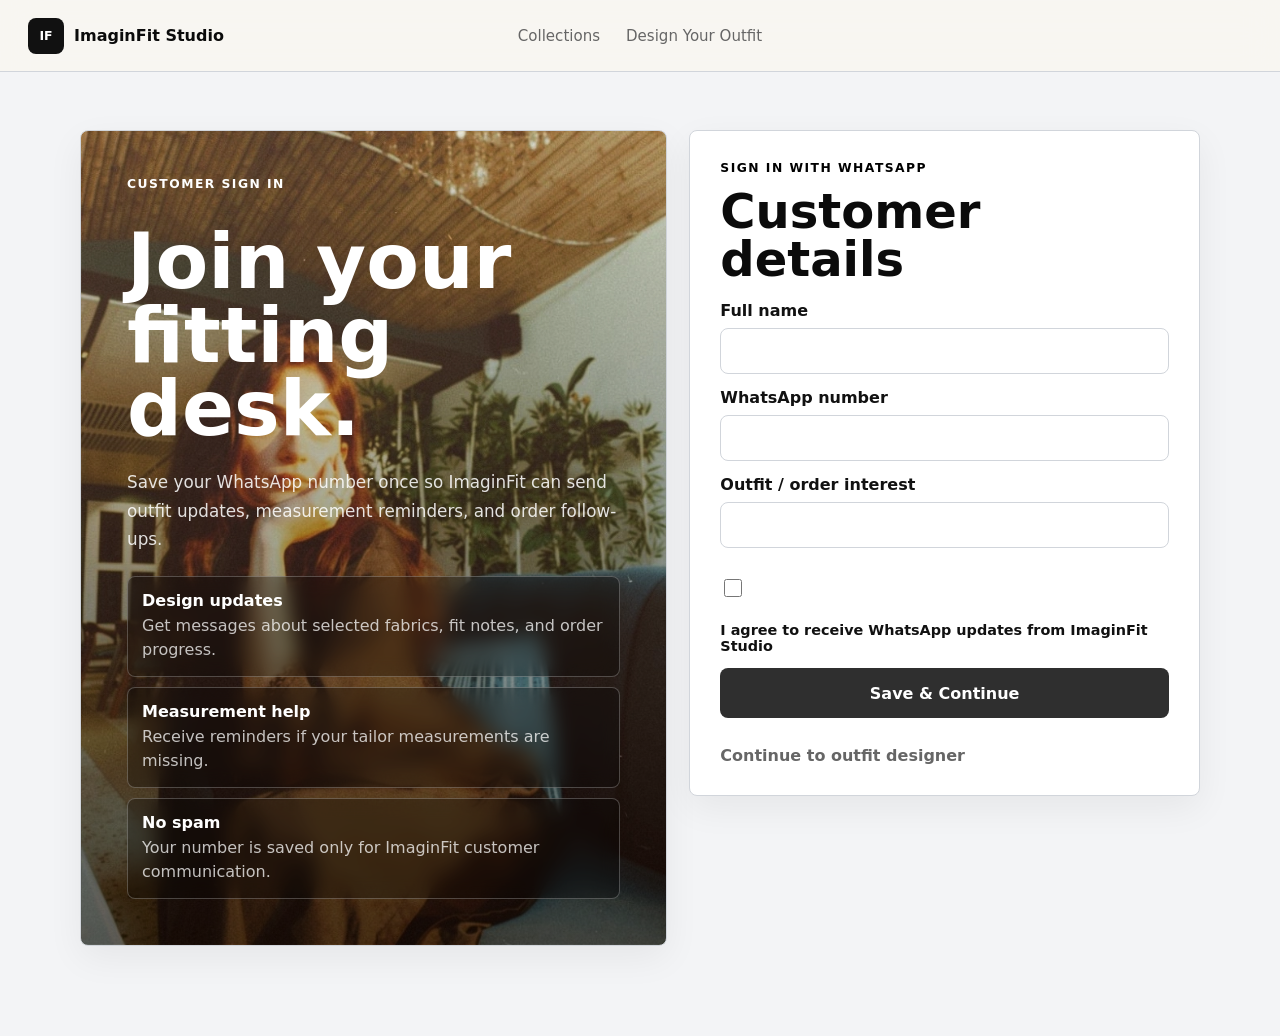
<file: imaginfit-github-upload-2026-06-26-1755/login.html>
<!doctype html>
<html lang="en">
  <head>
    <meta charset="UTF-8" />
    <meta name="viewport" content="width=device-width, initial-scale=1.0" />
    <title>Customer Login | ImaginFit Studio</title>
    <link rel="stylesheet" href="./styles.css" />
  </head>
  <body>
    <header class="site-header">
      <a class="brand" href="./index.html#home" aria-label="Back to ImaginFit Studio">
        <span class="brand-mark">IF</span>
        <span>ImaginFit Studio</span>
      </a>
      <nav class="main-nav" aria-label="Customer navigation">
        <a href="./index.html#gallery">Collections</a>
        <a href="./design.html">Design Your Outfit</a>
      </nav>
    </header>

    <main class="login-main">
      <section class="signin-shell">
        <div class="signin-copy">
          <p class="eyebrow">Customer sign in</p>
          <h1>Join your fitting desk.</h1>
          <p>
            Save your WhatsApp number once so ImaginFit can send outfit updates, measurement
            reminders, and order follow-ups.
          </p>
          <div class="signin-points">
            <article>
              <strong>Design updates</strong>
              <span>Get messages about selected fabrics, fit notes, and order progress.</span>
            </article>
            <article>
              <strong>Measurement help</strong>
              <span>Receive reminders if your tailor measurements are missing.</span>
            </article>
            <article>
              <strong>No spam</strong>
              <span>Your number is saved only for ImaginFit customer communication.</span>
            </article>
          </div>
        </div>

        <form class="signin-card" data-login-form>
          <div class="signin-card-heading">
            <p class="eyebrow">Sign in with WhatsApp</p>
            <h2>Customer details</h2>
          </div>
          <label>
            Full name
            <input name="name" type="text" autocomplete="name" required />
          </label>
          <label>
            WhatsApp number
            <input name="phone" type="tel" inputmode="tel" autocomplete="tel" required />
          </label>
          <label>
            Outfit / order interest
            <input name="business" type="text" />
          </label>
          <label class="consent-check">
            <input name="consent" type="checkbox" required />
            I agree to receive WhatsApp updates from ImaginFit Studio
          </label>
          <button class="checkout-button" type="submit">Save & Continue</button>
          <p class="operator-status" data-login-status></p>
          <a class="signin-return" href="./index.html#studio">Continue to outfit designer</a>
        </form>
      </section>
    </main>

    <script src="./login.js"></script>
  </body>
</html>
</file>
<file: imaginfit-github-upload-2026-06-26-1755/styles.css>
:root {
  --ink: #0b0b0b;
  --muted: #666666;
  --paper: #f3f4f6;
  --panel: #ffffff;
  --line: #d1d5db;
  --navy: #111111;
  --orange: #2f2f2f;
  --orange-dark: #000000;
  --gold: #b98b45;
  --gold-soft: #ead7ad;
  --charcoal: #090909;
  --sage: #4b5563;
  --sky: #e5e7eb;
  --shadow: 0 22px 60px rgba(0, 0, 0, 0.16);
  --needle-cursor: url("data:image/svg+xml,%3Csvg xmlns='http://www.w3.org/2000/svg' width='36' height='36' viewBox='0 0 36 36'%3E%3Cdefs%3E%3ClinearGradient id='metal' x1='7' y1='29' x2='29' y2='7' gradientUnits='userSpaceOnUse'%3E%3Cstop stop-color='%23666'/%3E%3Cstop offset='.34' stop-color='%23f9f9f9'/%3E%3Cstop offset='.62' stop-color='%239a9a9a'/%3E%3Cstop offset='1' stop-color='%23151515'/%3E%3C/linearGradient%3E%3C/defs%3E%3Cpath d='M28.7 4.2c1.2 1.2-1.4 5-4.2 7.8L8.1 28.4 5.5 30.1l1.7-2.6L23.6 11.1c2.8-2.8 3.9-8.1 5.1-6.9Z' fill='url(%23metal)' stroke='%23101010' stroke-width='.75' stroke-linejoin='round'/%3E%3Cellipse cx='27.8' cy='5.2' rx='1.75' ry='.82' transform='rotate(-45 27.8 5.2)' fill='none' stroke='%23f7f7f7' stroke-width='.8'/%3E%3Cpath d='M5.2 30.3 2.9 33l3.2-1.2' fill='none' stroke='%23101010' stroke-width='.8' stroke-linecap='round' stroke-linejoin='round'/%3E%3Cpath d='M29.4 5.7c2.8 1.2 4 3 3.5 5.1-.5 2.4-3.1 2.7-4.6 1.4-1.3-1.1-1.4-2.9.2-4.2' fill='none' stroke='%23b0202a' stroke-width='1.25' stroke-linecap='round'/%3E%3Cpath d='M9 27.5 25.2 11.3' stroke='%23fff' stroke-width='.72' stroke-linecap='round' opacity='.75'/%3E%3C/svg%3E") 5 31, auto;
}

* {
  box-sizing: border-box;
}

html {
  cursor: var(--needle-cursor);
  scroll-behavior: smooth;
  scroll-padding-top: 96px;
}

body {
  margin: 0;
  background: var(--paper);
  color: var(--ink);
  cursor: var(--needle-cursor);
  font-family:
    Inter, ui-sans-serif, system-ui, -apple-system, BlinkMacSystemFont, "Segoe UI", sans-serif;
}

button,
a {
  font: inherit;
}

button {
  cursor: pointer;
}

input,
textarea {
  cursor: text;
}

select,
label,
summary {
  cursor: pointer;
}

a {
  color: inherit;
  text-decoration: none;
}

img {
  display: block;
  max-width: 100%;
}

[hidden] {
  display: none !important;
}

.site-header {
  position: sticky;
  top: 0;
  z-index: 10;
  display: grid;
  grid-template-columns: 1fr auto 1fr;
  align-items: center;
  gap: 24px;
  min-height: 72px;
  padding: 0 28px;
  background: rgba(249, 247, 241, 0.9);
  border-bottom: 1px solid var(--line);
  backdrop-filter: blur(18px);
}

.floating-assistant {
  position: fixed;
  right: 18px;
  bottom: 18px;
  z-index: 18;
  display: inline-flex;
  min-height: 48px;
  align-items: center;
  justify-content: center;
  padding: 0 16px;
  gap: 8px;
  border: 1px solid rgba(234, 215, 173, 0.72);
  border-radius: 999px;
  background: linear-gradient(135deg, #050505, #26201a);
  color: #ffffff;
  box-shadow: 0 16px 34px rgba(0, 0, 0, 0.24), 0 0 0 4px rgba(185, 139, 69, 0.08);
  font-weight: 950;
}

.floating-assistant::before {
  content: "";
  width: 8px;
  height: 8px;
  border-radius: 999px;
  background: var(--gold-soft);
  box-shadow: 0 0 0 4px rgba(234, 215, 173, 0.18);
}

.floating-assistant:hover,
.floating-assistant:focus-visible {
  background: linear-gradient(135deg, #19110b, #40301b);
  color: #ffffff;
}

.mobile-order-bar {
  display: none;
}

.site-intro {
  position: fixed;
  inset: 0;
  z-index: 40;
  display: grid;
  place-items: center;
  overflow: hidden;
  background:
    radial-gradient(circle at 50% 34%, rgba(185, 139, 69, 0.18), transparent 34%),
    linear-gradient(135deg, #020202, #17110b 48%, #030303);
  color: #ffffff;
  cursor: pointer;
  opacity: 1;
  visibility: visible;
  transition:
    opacity 360ms ease,
    visibility 360ms ease;
}

.site-intro.is-hidden {
  opacity: 0;
  visibility: hidden;
  pointer-events: none;
}

.site-intro video {
  position: absolute;
  inset: 0;
  z-index: 1;
  width: 100%;
  height: 100%;
  object-fit: cover;
}

.brand {
  display: inline-flex;
  align-items: center;
  gap: 10px;
  font-weight: 850;
}

.brand-mark {
  display: grid;
  width: 36px;
  height: 36px;
  place-items: center;
  border-radius: 8px;
  background: var(--navy);
  color: #fff;
  font-size: 0.78rem;
}

.main-nav {
  display: flex;
  gap: 26px;
  color: var(--muted);
  font-size: 0.94rem;
}

.main-nav a:hover,
.main-nav a:focus-visible {
  color: var(--navy);
}

.icon-button {
  display: inline-grid;
  min-width: 44px;
  height: 44px;
  place-items: center;
  border: 1px solid var(--line);
  border-radius: 8px;
  background: var(--panel);
  color: var(--ink);
}

.cart-trigger {
  justify-self: end;
  position: relative;
}

.cart-icon {
  position: relative;
  width: 18px;
  height: 15px;
  border: 2px solid currentColor;
  border-top: 0;
}

.cart-icon::before {
  content: "";
  position: absolute;
  top: -8px;
  left: 3px;
  width: 8px;
  height: 8px;
  border: 2px solid currentColor;
  border-bottom: 0;
  border-radius: 8px 8px 0 0;
}

.cart-count {
  position: absolute;
  top: -7px;
  right: -7px;
  display: grid;
  min-width: 22px;
  height: 22px;
  place-items: center;
  padding: 0 6px;
  border-radius: 999px;
  background: var(--orange);
  color: #fff;
  font-size: 0.75rem;
  font-weight: 850;
}

.hero {
  position: relative;
  min-height: calc(100vh - 72px);
  display: grid;
  align-items: end;
  overflow: hidden;
  background: var(--navy);
}

.hero::after {
  content: "";
  position: absolute;
  inset: 0;
  background:
    linear-gradient(180deg, rgba(0, 0, 0, 0.1), rgba(0, 0, 0, 0.22) 48%, rgba(0, 0, 0, 0.72)),
    linear-gradient(90deg, rgba(6, 5, 4, 0.88), rgba(32, 22, 12, 0.26) 66%),
    radial-gradient(circle at 76% 22%, rgba(185, 139, 69, 0.2), transparent 34%);
}

.hero img,
.hero video {
  position: absolute;
  inset: 0;
  width: 100%;
  height: 100%;
  object-fit: cover;
}

.hero-copy {
  position: relative;
  z-index: 1;
  width: min(760px, calc(100% - 40px));
  margin: 0 0 clamp(58px, 9vw, 104px) clamp(20px, 7vw, 94px);
  color: #fff;
}

.hero-video-panel,
.hero-choice-dock {
  position: absolute;
  z-index: 2;
  color: #ffffff;
}

.hero-video-panel {
  top: 28px;
  right: clamp(18px, 4vw, 58px);
  display: flex;
  width: min(430px, calc(100% - 36px));
  align-items: center;
  justify-content: space-between;
  gap: 16px;
  padding: 14px;
  border: 1px solid rgba(234, 215, 173, 0.34);
  border-radius: 8px;
  background: rgba(8, 8, 8, 0.42);
  box-shadow: 0 18px 48px rgba(0, 0, 0, 0.32);
  backdrop-filter: blur(14px);
}

.hero-video-panel span,
.hero-choice-dock span {
  display: block;
  color: rgba(255, 255, 255, 0.72);
  font-size: 0.68rem;
  font-weight: 950;
  letter-spacing: 0.12em;
  text-transform: uppercase;
}

.hero-video-panel strong {
  display: block;
  margin-top: 4px;
  font-size: 0.96rem;
  line-height: 1.25;
}

.hero-video-actions {
  display: flex;
  gap: 8px;
}

.hero-video-actions button {
  min-height: 38px;
  border: 1px solid rgba(234, 215, 173, 0.32);
  border-radius: 8px;
  background: rgba(255, 255, 255, 0.13);
  color: #ffffff;
  cursor: pointer;
  font: inherit;
  font-size: 0.76rem;
  font-weight: 950;
  padding: 0 12px;
}

.hero-video-actions button:hover,
.hero-choice-dock a:hover {
  background: rgba(255, 255, 255, 0.22);
}

.hero-choice-dock {
  right: clamp(18px, 4vw, 58px);
  bottom: clamp(34px, 7vw, 84px);
  display: grid;
  width: min(310px, calc(100% - 36px));
  gap: 8px;
}

.hero-choice-dock a {
  display: grid;
  grid-template-columns: 38px 1fr;
  align-items: center;
  min-height: 54px;
  gap: 10px;
  padding: 10px 12px;
  border: 1px solid rgba(234, 215, 173, 0.3);
  border-radius: 8px;
  background: rgba(8, 8, 8, 0.42);
  color: #ffffff;
  font-weight: 950;
  box-shadow: 0 12px 34px rgba(0, 0, 0, 0.18);
  backdrop-filter: blur(12px);
}

.hero-choice-dock span {
  display: inline-flex;
  width: 34px;
  height: 34px;
  align-items: center;
  justify-content: center;
  border-radius: 999px;
  background: rgba(185, 139, 69, 0.24);
  color: rgba(255, 255, 255, 0.88);
  letter-spacing: 0;
}

.eyebrow {
  margin: 0 0 12px;
  color: inherit;
  font-size: 0.77rem;
  font-weight: 850;
  letter-spacing: 0.12em;
  text-transform: uppercase;
}

.hero h1 {
  margin: 0;
  max-width: 11ch;
  font-size: clamp(3.7rem, 7.4vw, 8rem);
  line-height: 0.92;
  letter-spacing: 0;
}

.hero p:not(.eyebrow) {
  max-width: 650px;
  margin: 24px 0 30px;
  font-size: clamp(1rem, 2vw, 1.25rem);
  line-height: 1.58;
}

.hero-actions,
.studio-actions {
  display: flex;
  flex-wrap: wrap;
  gap: 12px;
}

.hero-mini-proof {
  display: flex;
  flex-wrap: wrap;
  gap: 8px;
  margin-top: 20px;
}

.hero-mini-proof span {
  display: inline-flex;
  min-height: 36px;
  align-items: center;
  padding: 0 12px;
  border: 1px solid rgba(255, 255, 255, 0.28);
  border-radius: 999px;
  background: rgba(255, 255, 255, 0.12);
  color: rgba(255, 255, 255, 0.9);
  font-size: 0.84rem;
  font-weight: 850;
  backdrop-filter: blur(8px);
}

.order-confidence {
  display: grid;
  width: min(1180px, calc(100% - 40px));
  grid-template-columns: repeat(3, minmax(0, 1fr));
  gap: 12px;
  margin: 16px auto 0;
}

.order-confidence article {
  display: grid;
  gap: 8px;
  padding: 16px;
  border: 1px solid var(--line);
  border-radius: 8px;
  background: #ffffff;
  box-shadow: 0 10px 26px rgba(0, 0, 0, 0.05);
}

.order-confidence span {
  color: var(--orange-dark);
  font-size: 0.76rem;
  font-weight: 950;
  letter-spacing: 0.08em;
}

.order-confidence strong {
  color: var(--navy);
  font-size: 1.05rem;
}

.order-confidence p {
  margin: 0;
  color: var(--muted);
  line-height: 1.55;
}

.hero-trust-ribbon {
  display: flex;
  flex-wrap: wrap;
  gap: 1px;
  width: fit-content;
  max-width: 100%;
  overflow: hidden;
  margin-top: 12px;
  border: 1px solid rgba(255, 255, 255, 0.26);
  border-radius: 8px;
  background: rgba(255, 255, 255, 0.18);
  backdrop-filter: blur(12px);
}

.hero-trust-ribbon span {
  min-height: 40px;
  display: inline-flex;
  align-items: center;
  padding: 0 13px;
  background: rgba(17, 17, 17, 0.18);
  color: rgba(255, 255, 255, 0.92);
  font-size: 0.82rem;
  font-weight: 900;
}

.luxury-experience {
  position: relative;
  z-index: 2;
  display: grid;
  width: min(1180px, calc(100% - 40px));
  grid-template-columns: repeat(3, minmax(0, 1fr)) auto;
  gap: 1px;
  margin: -42px auto 0;
  overflow: hidden;
  border: 1px solid rgba(234, 215, 173, 0.34);
  border-radius: 8px;
  background: #111111;
  box-shadow: 0 24px 70px rgba(0, 0, 0, 0.22);
}

.luxury-experience article,
.luxury-experience > a {
  min-height: 142px;
  padding: 20px;
  background:
    linear-gradient(135deg, rgba(255, 255, 255, 0.08), rgba(255, 255, 255, 0)),
    #111111;
  color: #ffffff;
}

.luxury-experience span {
  color: var(--gold-soft);
  font-size: 0.68rem;
  font-weight: 950;
  letter-spacing: 0.14em;
  text-transform: uppercase;
}

.luxury-experience strong {
  display: block;
  margin-top: 10px;
  font-size: 1.05rem;
}

.luxury-experience p {
  margin: 8px 0 0;
  color: rgba(255, 255, 255, 0.68);
  line-height: 1.5;
}

.luxury-experience > a {
  display: inline-flex;
  min-width: 190px;
  align-items: center;
  justify-content: center;
  background:
    linear-gradient(135deg, rgba(234, 215, 173, 0.22), rgba(185, 139, 69, 0.12)),
    #19130d;
  color: #ffffff;
  font-weight: 950;
  text-align: center;
}

.luxury-experience > a:hover,
.luxury-experience > a:focus-visible {
  background:
    linear-gradient(135deg, rgba(234, 215, 173, 0.32), rgba(185, 139, 69, 0.18)),
    #21170f;
}

.primary-link,
.secondary-link,
.checkout-button,
.save-button,
.danger-button,
.gallery button,
.quiz-options button {
  display: inline-flex;
  min-height: 46px;
  align-items: center;
  justify-content: center;
  border-radius: 8px;
  font-weight: 850;
}

.primary-link,
.checkout-button,
.danger-button,
.gallery button,
.quiz-options button {
  border: 0;
  background: var(--orange);
  color: #fff;
}

.secondary-link,
.save-button {
  border: 1px solid rgba(255, 255, 255, 0.48);
  background: rgba(255, 255, 255, 0.12);
  color: #fff;
}

.danger-button {
  border: 1px solid #111111;
  background: #111111;
  color: #fff;
  padding: 0 18px;
}

.primary-link,
.secondary-link {
  padding: 0 20px;
}

.steps {
  display: grid;
  grid-template-columns: repeat(4, 1fr);
  border-bottom: 1px solid var(--line);
  background: var(--navy);
  color: #fff;
}

.steps article {
  min-height: 176px;
  padding: 26px;
  border-right: 1px solid rgba(255, 255, 255, 0.16);
}

.steps span {
  display: inline-block;
  margin-bottom: 18px;
  color: #c7c7c7;
  font-weight: 900;
}

.steps h2 {
  margin: 0 0 10px;
  font-size: 1.2rem;
}

.steps p {
  margin: 0;
  color: rgba(255, 255, 255, 0.76);
  line-height: 1.55;
}

.designer-shell,
.gallery,
.dream-fit-upload,
.start-guide,
.money-strip,
.business-snapshot,
.wardrobe-categories,
.growth-system,
.market-position,
.trust-proof,
.sales-packages,
.quick-order-section,
.assistant-section,
.order-process,
.quality-system,
.production-system,
.build-own-fit,
.conversion-trust,
.repeat-wardrobe,
.content-engine,
.scale-plan,
.customer-reviews,
.testimonial-section,
.photo-ideas,
.fabric-guide,
.size-section,
.quiz-trust,
.testimonials,
.faq,
.intro-band,
.site-footer {
  width: min(1180px, calc(100% - 40px));
  margin: 0 auto;
}

.dream-fit-upload {
  display: grid;
  grid-template-columns: minmax(280px, 0.78fr) minmax(360px, 1fr);
  gap: 18px;
  align-items: stretch;
  padding: 54px 0 8px;
}

.dream-fit-copy {
  display: grid;
  align-content: center;
  gap: 16px;
  padding: clamp(22px, 4vw, 42px);
  border: 1px solid rgba(234, 215, 173, 0.38);
  border-radius: 18px;
  background:
    linear-gradient(135deg, rgba(185, 139, 69, 0.15), rgba(255, 255, 255, 0) 52%),
    #111111;
  color: #ffffff;
  box-shadow: 0 24px 70px rgba(0, 0, 0, 0.18);
}

.dream-fit-copy h2 {
  margin: 0;
  max-width: 8ch;
  font-size: clamp(3.1rem, 8vw, 7.2rem);
  line-height: 0.9;
}

.dream-fit-copy p:not(.eyebrow) {
  max-width: 560px;
  margin: 0;
  color: rgba(255, 255, 255, 0.74);
  font-size: 1.06rem;
  line-height: 1.6;
}

.dream-fit-actions {
  display: flex;
  flex-wrap: wrap;
  gap: 10px;
}

.dream-fit-drop {
  position: relative;
  display: grid;
  width: 100%;
  min-height: 440px;
  place-items: center;
  align-content: center;
  gap: 12px;
  overflow: hidden;
  padding: clamp(22px, 4vw, 40px);
  border: 1px solid rgba(185, 139, 69, 0.78);
  border-radius: 48% 48% 34px 34px / 18% 18% 34px 34px;
  background:
    linear-gradient(135deg, rgba(255, 255, 255, 0.88) 0 18%, rgba(255, 255, 255, 0) 19% 100%),
    radial-gradient(circle at 50% 18%, rgba(234, 215, 173, 0.42), transparent 32%),
    linear-gradient(180deg, #fffaf0, #ffffff 50%, #eee7dc);
  color: #111111;
  text-align: center;
  box-shadow:
    inset 0 0 0 10px rgba(255, 255, 255, 0.58),
    inset 0 0 0 13px rgba(185, 139, 69, 0.2),
    0 28px 80px rgba(0, 0, 0, 0.15);
  cursor: pointer;
  font: inherit;
  transition:
    border-color 180ms ease,
    transform 180ms ease,
    box-shadow 180ms ease;
}

.dream-fit-drop::before {
  content: "";
  position: absolute;
  inset: 16px;
  border: 1px solid rgba(255, 255, 255, 0.82);
  border-radius: 47% 47% 24px 24px / 17% 17% 24px 24px;
  background:
    linear-gradient(122deg, rgba(255, 255, 255, 0.62) 0 13%, rgba(255, 255, 255, 0.1) 14% 100%),
    linear-gradient(180deg, rgba(255, 255, 255, 0.38), rgba(185, 139, 69, 0.08));
  box-shadow:
    inset 0 0 34px rgba(185, 139, 69, 0.14),
    inset 0 -32px 70px rgba(0, 0, 0, 0.05);
  pointer-events: none;
}

.dream-fit-drop::after {
  content: "+";
  position: absolute;
  top: calc(50% - 98px);
  left: 50%;
  display: grid;
  width: 96px;
  height: 96px;
  place-items: center;
  border: 1px solid rgba(185, 139, 69, 0.32);
  border-radius: 999px;
  background:
    linear-gradient(135deg, rgba(185, 139, 69, 0.16), rgba(255, 255, 255, 0.78)),
    #ffffff;
  color: #111111;
  font-size: 4rem;
  font-weight: 300;
  line-height: 1;
  box-shadow:
    inset 0 0 0 10px rgba(185, 139, 69, 0.07),
    0 12px 30px rgba(0, 0, 0, 0.12);
  transform: translateX(-50%);
}

.dream-fit-drop:hover,
.dream-fit-drop:focus-visible {
  border-color: rgba(185, 139, 69, 0.86);
  box-shadow: 0 30px 90px rgba(0, 0, 0, 0.18);
  transform: translateY(-4px);
}

.dream-fit-drop span {
  position: relative;
  z-index: 1;
  color: #7a5a2d;
  font-size: 0.78rem;
  font-weight: 950;
  letter-spacing: 0.12em;
  text-transform: uppercase;
}

.dream-fit-drop strong {
  position: relative;
  z-index: 1;
  font-size: clamp(2rem, 4vw, 3.4rem);
  line-height: 0.95;
}

.dream-fit-drop small {
  position: relative;
  z-index: 1;
  max-width: 360px;
  color: var(--muted);
  font-size: 0.94rem;
  font-weight: 800;
  line-height: 1.45;
}

.dream-fit-panel {
  grid-column: 1 / -1;
  display: grid;
  grid-template-columns: minmax(220px, 0.82fr) minmax(240px, 1fr) minmax(280px, 1.15fr);
  gap: 14px;
  align-items: stretch;
  margin-top: -20px;
  padding: 16px;
  border: 1px solid rgba(17, 17, 17, 0.1);
  border-radius: 28px;
  background:
    linear-gradient(135deg, rgba(185, 139, 69, 0.13), rgba(255, 255, 255, 0) 42%),
    #ffffff;
  box-shadow: 0 18px 54px rgba(0, 0, 0, 0.12);
}

.dream-fit-panel[hidden] {
  display: none;
}

.dream-fit-panel > div,
.dream-fit-choice,
.dream-fit-link-form {
  display: grid;
  gap: 8px;
  align-content: center;
  min-height: 128px;
  padding: 16px;
  border: 1px solid rgba(17, 17, 17, 0.1);
  border-radius: 18px;
  background: #fffdf8;
}

.dream-fit-panel strong,
.dream-fit-choice span,
.dream-fit-link-form label {
  color: #111111;
  font-size: 1rem;
  font-weight: 950;
}

.dream-fit-panel p,
.dream-fit-choice small {
  margin: 0;
  color: var(--muted);
  font-size: 0.9rem;
  font-weight: 800;
  line-height: 1.45;
}

.dream-fit-choice {
  position: relative;
  cursor: pointer;
}

.dream-fit-choice::after {
  content: "Choose Photo";
  justify-self: start;
  padding: 10px 14px;
  border-radius: 999px;
  background: #111111;
  color: #ffffff;
  font-size: 0.78rem;
  font-weight: 950;
  letter-spacing: 0.04em;
  text-transform: uppercase;
}

.dream-fit-choice input {
  position: absolute;
  inset: 0;
  opacity: 0;
  cursor: pointer;
}

.dream-fit-link-form label {
  display: grid;
  gap: 8px;
}

.dream-fit-link-form input {
  min-height: 46px;
  padding: 0 14px;
  border: 1px solid rgba(17, 17, 17, 0.15);
  border-radius: 999px;
  font: inherit;
}

.dream-fit-link-form button {
  justify-self: start;
  min-height: 44px;
  padding: 0 16px;
  border: 0;
  border-radius: 999px;
  background: #111111;
  color: #ffffff;
  font-weight: 950;
  cursor: pointer;
}

.dream-fit-status {
  grid-column: 1 / -1;
  padding: 0 8px;
}

.start-guide {
  padding: 58px 0 12px;
}

.start-guide-grid {
  display: grid;
  grid-template-columns: repeat(4, minmax(0, 1fr));
  gap: 12px;
}

.start-guide-grid a {
  position: relative;
  display: grid;
  min-height: 210px;
  align-content: space-between;
  gap: 16px;
  overflow: hidden;
  padding: 18px;
  border: 1px solid rgba(17, 17, 17, 0.1);
  border-radius: 8px;
  background:
    linear-gradient(135deg, rgba(185, 139, 69, 0.1), rgba(255, 255, 255, 0) 48%),
    #ffffff;
  box-shadow: 0 16px 38px rgba(0, 0, 0, 0.06);
  transition:
    border-color 180ms ease,
    transform 180ms ease,
    box-shadow 180ms ease;
}

.start-guide-grid a::after {
  content: "";
  position: absolute;
  right: -28px;
  bottom: -28px;
  width: 92px;
  height: 92px;
  border: 1px solid rgba(185, 139, 69, 0.24);
  border-radius: 999px;
}

.start-guide-grid a:hover,
.start-guide-grid a:focus-visible {
  border-color: rgba(185, 139, 69, 0.52);
  box-shadow: 0 22px 54px rgba(0, 0, 0, 0.12);
  transform: translateY(-3px);
}

.start-guide-grid span {
  display: inline-flex;
  width: 38px;
  height: 38px;
  align-items: center;
  justify-content: center;
  border-radius: 999px;
  background: #111111;
  color: var(--gold-soft);
  font-size: 0.78rem;
  font-weight: 950;
}

.start-guide-grid strong {
  color: var(--navy);
  font-size: 1.18rem;
  line-height: 1.15;
}

.start-guide-grid p {
  margin: 0;
  color: var(--muted);
  line-height: 1.5;
}

.intro-band {
  display: grid;
  grid-template-columns: 1.1fr 0.9fr;
  gap: 32px;
  align-items: end;
  padding: 74px 0 0;
}

.intro-band .eyebrow {
  color: var(--orange-dark);
}

.intro-band h2 {
  max-width: 760px;
}

.intro-band p:not(.eyebrow) {
  margin: 0;
  color: var(--muted);
  font-size: 1.05rem;
  line-height: 1.7;
}

.designer-shell {
  padding: 76px 0;
}

.section-heading {
  display: flex;
  align-items: end;
  justify-content: space-between;
  gap: 24px;
  margin-bottom: 28px;
}

.section-heading .eyebrow,
.gallery .eyebrow,
.quiz-panel .eyebrow {
  color: var(--orange-dark);
}

.section-heading p:not(.eyebrow) {
  max-width: 460px;
  margin: 0;
  color: var(--muted);
  line-height: 1.6;
}

h2 {
  margin: 0;
  font-size: clamp(2rem, 4vw, 3.45rem);
  line-height: 1;
  letter-spacing: 0;
}

.designer-grid {
  display: grid;
  grid-template-columns: minmax(320px, 0.9fr) minmax(420px, 1.1fr);
  gap: 18px;
  align-items: start;
}

.preview-panel,
.control-panel,
.quiz-panel,
.trust-grid article,
.gallery article {
  border: 1px solid var(--line);
  border-radius: 8px;
  background: var(--panel);
  box-shadow: 0 12px 36px rgba(0, 0, 0, 0.06);
}

.preview-panel {
  position: sticky;
  top: 92px;
  overflow: hidden;
}

.preview-stage {
  position: relative;
  display: grid;
  min-height: 560px;
  place-items: center;
  background:
    radial-gradient(circle at 50% 20%, rgba(255, 255, 255, 0.98), transparent 42%),
    linear-gradient(135deg, #ffffff, #f4f5f6 62%, #eceff1);
}

.preview-reference-photo {
  position: absolute;
  inset: 18px;
  z-index: 8;
  width: calc(100% - 36px);
  height: calc(100% - 36px);
  border: 1px solid rgba(17, 17, 17, 0.12);
  border-radius: 8px;
  background: #ffffff;
  object-fit: contain;
  box-shadow: 0 18px 46px rgba(0, 0, 0, 0.16);
}

.preview-reference-photo[hidden] {
  display: none;
}

.drop-zone-hint {
  position: absolute;
  right: 18px;
  bottom: 18px;
  z-index: 12;
  display: flex;
  align-items: center;
  gap: 9px;
  max-width: calc(100% - 36px);
  padding: 10px 12px;
  border: 1px solid rgba(17, 17, 17, 0.14);
  border-radius: 8px;
  background: rgba(255, 255, 255, 0.92);
  box-shadow: 0 14px 34px rgba(0, 0, 0, 0.12);
  color: var(--ink);
  opacity: 0;
  pointer-events: none;
  transform: translateY(8px);
  transition:
    opacity 160ms ease,
    transform 160ms ease;
}

.drop-zone-hint strong {
  white-space: nowrap;
  font-size: 0.82rem;
  letter-spacing: 0.08em;
  text-transform: uppercase;
}

.drop-zone-hint span {
  color: var(--muted);
  font-size: 0.82rem;
}

.preview-panel.is-drop-ready .preview-stage {
  outline: 3px solid rgba(17, 17, 17, 0.72);
  outline-offset: -12px;
}

.drop-zone-hint.is-visible,
.preview-panel.is-drop-ready .drop-zone-hint {
  opacity: 1;
  transform: translateY(0);
}

.model-viewer {
  position: absolute;
  inset: 0;
  overflow: hidden;
}

.mockup-canvas {
  --garment-color: #222222;
  position: absolute;
  inset: 0;
  display: grid;
  place-items: center;
  overflow: hidden;
  user-select: none;
}

.mockup-canvas.is-drop-ready .look-preview-frame {
  border-color: rgba(17, 17, 17, 0.42);
  box-shadow:
    0 26px 58px rgba(0, 0, 0, 0.18),
    0 0 0 8px rgba(255, 255, 255, 0.64),
    inset 0 1px 0 rgba(255, 255, 255, 0.9);
}

.mockup-scene {
  position: relative;
  width: min(78%, 390px);
  height: min(94%, 530px);
}

.mockup-scene::before {
  position: absolute;
  left: 50%;
  bottom: 8px;
  width: 260px;
  height: 42px;
  content: "";
  transform: translateX(-50%);
  border-radius: 50%;
  background: radial-gradient(ellipse, rgba(0, 0, 0, 0.2), transparent 68%);
}

.mockup-form {
  position: absolute;
  top: 28px;
  left: 50%;
  width: 258px;
  height: 430px;
  transform: translateX(-50%);
}

.mockup-neck-cap {
  position: absolute;
  top: 28px;
  left: 50%;
  width: 50px;
  height: 16px;
  transform: translateX(-50%);
  border-radius: 999px;
  background: linear-gradient(180deg, #24262a, #030405);
  box-shadow:
    inset 0 2px 4px rgba(255, 255, 255, 0.22),
    0 6px 14px rgba(0, 0, 0, 0.2);
  z-index: 4;
}

.mockup-neck {
  position: absolute;
  top: 38px;
  left: 50%;
  width: 38px;
  height: 64px;
  transform: translateX(-50%);
  border-radius: 12px 12px 8px 8px;
  background: linear-gradient(90deg, #060709, #1f2025 50%, #07080a);
  box-shadow: inset 8px 0 16px rgba(255, 255, 255, 0.04);
  z-index: 2;
}

.mockup-shoulders {
  position: absolute;
  top: 95px;
  left: 50%;
  width: 214px;
  height: 52px;
  transform: translateX(-50%);
  border-radius: 48% 48% 16px 16px / 70% 70% 18px 18px;
  background: linear-gradient(180deg, #1f2025, #090a0d);
  box-shadow: inset 0 10px 16px rgba(255, 255, 255, 0.04);
  z-index: 1;
}

.mockup-body {
  position: absolute;
  top: 38px;
  left: 50%;
  width: 218px;
  height: 300px;
  transform: translateX(-50%);
  border-radius: 0;
  background: transparent;
  clip-path: none;
  box-shadow: none;
  z-index: 3;
}

.mockup-body-highlight {
  display: none;
}

.mockup-garment {
  position: absolute;
  top: 42px;
  left: 50%;
  width: 178px;
  height: 218px;
  transform: translateX(-50%);
  overflow: hidden;
  border-radius: 24px 24px 14px 14px;
  background:
    linear-gradient(135deg, rgba(255, 255, 255, 0.14), transparent 38%),
    var(--garment-color);
  clip-path: polygon(16% 0, 84% 0, 98% 17%, 83% 100%, 17% 100%, 2% 17%);
  cursor: default;
  touch-action: none;
  box-shadow:
    inset 0 1px 0 rgba(255, 255, 255, 0.16),
    inset 18px 0 24px rgba(255, 255, 255, 0.04),
    inset -16px 0 24px rgba(0, 0, 0, 0.28);
  z-index: 5;
}

.mockup-canvas.has-reference .mockup-garment {
  cursor: grab;
}

.mockup-canvas.is-dragging .mockup-garment {
  cursor: grabbing;
}

.mockup-photo,
.mockup-layout {
  position: absolute;
  inset: 0;
}

.mockup-photo {
  background-position: center;
  background-repeat: no-repeat;
  background-size: cover;
  opacity: 0;
  transition: opacity 180ms ease;
}

.mockup-canvas.has-reference .mockup-photo {
  opacity: 1;
}

.mockup-layout {
  opacity: 0.36;
  mix-blend-mode: screen;
}

.mockup-canvas.has-reference .mockup-layout {
  opacity: 0.16;
}

.mockup-canvas[data-layout="printed-kurti"] .mockup-layout,
.mockup-canvas[data-layout="tassel-tunic"] .mockup-layout {
  background-image:
    radial-gradient(circle at 12px 12px, rgba(255, 255, 255, 0.62) 0 2px, transparent 3px),
    radial-gradient(circle at 28px 28px, rgba(232, 207, 139, 0.58) 0 2px, transparent 3px);
  background-size: 40px 40px;
}

.mockup-canvas[data-layout="striped-shirt-cream-pants"] .mockup-layout,
.mockup-canvas[data-layout="burgundy-wrap-palazzo"] .mockup-layout {
  background: repeating-linear-gradient(90deg, rgba(255, 255, 255, 0.58) 0 1px, transparent 1px 12px);
}

.mockup-canvas[data-layout="blue-suit-dupatta"] .mockup-layout {
  background:
    linear-gradient(90deg, transparent 0 12%, rgba(255, 255, 255, 0.5) 12% 15%, transparent 15% 85%, rgba(255, 255, 255, 0.5) 85% 88%, transparent 88%),
    radial-gradient(circle at 50% 78%, rgba(236, 194, 142, 0.66) 0 3px, transparent 4px);
  background-size: 100% 100%, 32px 32px;
}

.mockup-canvas[data-layout="ikat-coord"] .mockup-layout,
.mockup-canvas[data-layout="border-coord"] .mockup-layout {
  background:
    linear-gradient(45deg, transparent 0 36%, rgba(255, 255, 255, 0.44) 36% 42%, transparent 42% 58%, rgba(255, 255, 255, 0.44) 58% 64%, transparent 64%),
    repeating-linear-gradient(0deg, transparent 0 28px, rgba(232, 207, 139, 0.56) 28px 31px);
  background-size: 58px 58px, 100% 100%;
}

.mockup-neckline {
  position: absolute;
  top: -1px;
  left: 50%;
  width: 62px;
  height: 32px;
  transform: translateX(-50%);
  background: #101114;
  border-radius: 0 0 38px 38px;
  z-index: 3;
}

.mockup-canvas[data-neckline="V Neck"] .mockup-neckline {
  height: 48px;
  clip-path: polygon(0 0, 100% 0, 50% 100%);
}

.mockup-canvas[data-neckline="Boat"] .mockup-neckline {
  width: 94px;
  height: 20px;
  border-radius: 0 0 999px 999px;
}

.mockup-canvas[data-neckline="Halter"] .mockup-neckline {
  width: 74px;
  height: 58px;
  clip-path: polygon(20% 0, 80% 0, 56% 100%, 44% 100%);
}

.mockup-canvas[data-neckline="Collar"] .mockup-neckline {
  width: 84px;
  height: 36px;
  border-radius: 4px 4px 22px 22px;
  border-left: 18px solid rgba(255, 255, 255, 0.26);
  border-right: 18px solid rgba(255, 255, 255, 0.26);
}

.mockup-waistline {
  position: absolute;
  left: 18%;
  right: 18%;
  bottom: 36px;
  height: 2px;
  background: rgba(255, 255, 255, 0.5);
  opacity: 0.55;
}

.mockup-sleeve {
  position: absolute;
  top: 72px;
  width: 46px;
  height: 118px;
  border-radius: 999px 999px 26px 26px;
  background:
    linear-gradient(135deg, rgba(255, 255, 255, 0.18), transparent 38%),
    var(--garment-color);
  box-shadow: inset -10px 0 16px rgba(0, 0, 0, 0.28);
  z-index: 4;
}

.mockup-sleeve-left {
  left: 9px;
  transform: rotate(12deg);
}

.mockup-sleeve-right {
  right: 9px;
  transform: rotate(-12deg);
}

.mockup-canvas[data-sleeves="Sleeveless"] .mockup-sleeve {
  display: none;
}

.mockup-canvas[data-sleeves="Short"] .mockup-sleeve {
  height: 58px;
}

.mockup-canvas[data-sleeves="Full"] .mockup-sleeve {
  height: 156px;
}

.mockup-dupatta {
  position: absolute;
  top: 58px;
  width: 34px;
  height: 230px;
  border-radius: 999px;
  background:
    linear-gradient(180deg, rgba(255, 255, 255, 0.42), transparent 38%),
    var(--garment-color);
  opacity: 0;
  filter: saturate(0.8);
  z-index: 6;
}

.mockup-dupatta-left {
  left: 30px;
  transform: rotate(7deg);
}

.mockup-dupatta-right {
  right: 30px;
  transform: rotate(-7deg);
}

.mockup-canvas[data-layout="blue-suit-dupatta"] .mockup-dupatta,
.mockup-canvas[data-category="Suit"] .mockup-dupatta {
  opacity: 0.32;
}

.mockup-waist-tape {
  position: absolute;
  left: 32px;
  right: 32px;
  top: 145px;
  height: 5px;
  border-radius: 999px;
  background: rgba(255, 255, 255, 0.72);
  box-shadow: 0 1px 6px rgba(0, 0, 0, 0.22);
  z-index: 8;
}

.mockup-stand {
  display: none;
}

.mockup-base {
  display: none;
}

.mockup-base span {
  position: absolute;
  top: 22px;
  left: 50%;
  width: 76px;
  height: 8px;
  transform-origin: left center;
  border-radius: 999px;
  background: linear-gradient(90deg, #050607, #25272b);
  box-shadow: 0 10px 18px rgba(0, 0, 0, 0.16);
}

.mockup-base span:nth-child(1) {
  transform: rotate(0deg);
}

.mockup-base span:nth-child(2) {
  transform: rotate(42deg);
}

.mockup-base span:nth-child(3) {
  transform: rotate(138deg);
}

.mockup-base span:nth-child(4) {
  transform: rotate(222deg);
}

.mockup-base span:nth-child(5) {
  transform: rotate(318deg);
}

.mockup-controls {
  position: absolute;
  top: 14px;
  right: 14px;
  display: flex;
  gap: 6px;
  padding: 5px;
  border: 1px solid rgba(17, 17, 17, 0.1);
  border-radius: 999px;
  background: rgba(255, 255, 255, 0.78);
  box-shadow: 0 10px 24px rgba(0, 0, 0, 0.08);
  opacity: 0.44;
  transition: opacity 180ms ease;
  z-index: 20;
}

.mockup-canvas.has-reference .mockup-controls,
.mockup-controls:focus-within,
.mockup-controls:hover {
  opacity: 1;
}

.mockup-controls button {
  display: grid;
  width: 30px;
  height: 30px;
  place-items: center;
  border: 0;
  border-radius: 999px;
  background: #111111;
  color: #ffffff;
  font: 800 0.88rem/1 var(--font);
  cursor: pointer;
}

.mockup-controls button:hover {
  background: var(--orange-dark);
}

.mockup-canvas[data-fit="A-Line"] .mockup-garment {
  width: 206px;
  clip-path: polygon(30% 0, 70% 0, 100% 100%, 0 100%);
}

.mockup-canvas[data-fit="Long"] .mockup-garment,
.mockup-canvas[data-category="Dress"] .mockup-garment,
.mockup-canvas[data-category="Suit"] .mockup-garment {
  top: 38px;
  height: 238px;
}

.mockup-canvas[data-category="Shirt"] .mockup-garment {
  top: 42px;
  width: 172px;
  height: 166px;
  clip-path: polygon(12% 0, 88% 0, 100% 20%, 82% 100%, 18% 100%, 0 20%);
}

.mockup-canvas[data-category="Saree Blouse"] .mockup-garment {
  top: 42px;
  width: 170px;
  height: 142px;
  clip-path: polygon(12% 0, 88% 0, 100% 26%, 82% 100%, 18% 100%, 0 26%);
}

.mockup-canvas[data-category="Trousers"] .mockup-garment {
  top: 152px;
  width: 172px;
  height: 140px;
  clip-path: polygon(12% 0, 48% 0, 49% 100%, 8% 100%, 0 16%, 0 0, 100% 0, 100% 16%, 92% 100%, 51% 100%, 52% 0, 88% 0);
  border-radius: 12px 12px 24px 24px;
}

.mockup-canvas[data-category="Trousers"] .mockup-neckline,
.mockup-canvas[data-category="Trousers"] .mockup-waistline,
.mockup-canvas[data-category="Trousers"] .mockup-sleeve,
.mockup-canvas[data-category="Trousers"] .mockup-dupatta {
  display: none;
}

.mockup-wear {
  position: absolute;
  overflow: hidden;
  background:
    linear-gradient(135deg, rgba(255, 255, 255, 0.12), transparent 42%),
    var(--garment-color);
  pointer-events: none;
}

.mockup-wear-photo,
.mockup-wear-base,
.mockup-wear-shade,
.mockup-wear-folds {
  position: absolute;
  inset: 0;
  pointer-events: none;
}

.mockup-wear-photo {
  z-index: 1;
  background-repeat: no-repeat;
  opacity: 0;
  filter: saturate(1.08) contrast(1.04);
  transform: scale(1.02);
  transition: opacity 180ms ease;
}

.mockup-canvas.has-reference .mockup-wear-photo {
  opacity: 0.96;
}

.mockup-wear-base {
  z-index: 0;
  background: var(--garment-color);
}

.mockup-canvas.has-reference .mockup-wear-base {
  opacity: 0.16;
  mix-blend-mode: multiply;
}

.mockup-wear-shade {
  z-index: 2;
  background:
    radial-gradient(circle at 50% 18%, rgba(255, 255, 255, 0.26), transparent 24%),
    linear-gradient(90deg, rgba(0, 0, 0, 0.48), transparent 24%, transparent 72%, rgba(0, 0, 0, 0.5)),
    linear-gradient(180deg, rgba(255, 255, 255, 0.08), rgba(0, 0, 0, 0.34));
  mix-blend-mode: multiply;
  opacity: 0.58;
}

.mockup-wear-folds {
  z-index: 3;
  background:
    linear-gradient(86deg, transparent 0 19%, rgba(255, 255, 255, 0.16) 20%, transparent 22% 45%, rgba(0, 0, 0, 0.18) 47%, transparent 50%),
    repeating-linear-gradient(96deg, transparent 0 18px, rgba(255, 255, 255, 0.08) 19px, transparent 21px);
  mix-blend-mode: overlay;
  opacity: 0.44;
}

.mockup-canvas.has-reference .mockup-body {
  cursor: grab;
  touch-action: none;
}

.mockup-canvas.is-dragging .mockup-body {
  cursor: grabbing;
}

.mockup-canvas .mockup-garment {
  top: 42px;
  left: 50%;
  width: 178px;
  height: 218px;
  transform: translateX(-50%);
  border-radius: 24px 24px 14px 14px;
  clip-path: polygon(16% 0, 84% 0, 98% 17%, 83% 100%, 17% 100%, 2% 17%);
  box-shadow:
    inset 0 1px 0 rgba(255, 255, 255, 0.16),
    inset 18px 0 24px rgba(255, 255, 255, 0.05),
    inset -16px 0 24px rgba(0, 0, 0, 0.3),
    0 14px 22px rgba(0, 0, 0, 0.16);
  z-index: 8;
}

.mockup-canvas .mockup-layout {
  inset: auto;
  top: 42px;
  left: 50%;
  width: 178px;
  height: 218px;
  transform: translateX(-50%);
  clip-path: polygon(16% 0, 84% 0, 98% 17%, 83% 100%, 17% 100%, 2% 17%);
  border-radius: 24px 24px 14px 14px;
  z-index: 11;
}

.mockup-canvas .mockup-sleeve {
  top: 72px;
  width: 46px;
  height: 118px;
  border-radius: 999px 999px 26px 26px;
  clip-path: polygon(20% 0, 78% 0, 100% 18%, 86% 100%, 18% 100%, 0 18%);
  z-index: 6;
}

.mockup-canvas .mockup-sleeve-left {
  left: 9px;
  transform: rotate(12deg);
}

.mockup-canvas .mockup-sleeve-right {
  right: 9px;
  transform: rotate(-12deg);
}

.mockup-lower-drape {
  top: 174px;
  left: 50%;
  width: 204px;
  height: 106px;
  transform: translateX(-50%);
  border-radius: 12px 12px 28px 28px;
  clip-path: polygon(10% 0, 90% 0, 100% 100%, 0 100%);
  z-index: 5;
}

.mockup-lower-drape .mockup-wear-shade {
  background:
    linear-gradient(90deg, rgba(0, 0, 0, 0.5), transparent 34%, transparent 66%, rgba(0, 0, 0, 0.5)),
    radial-gradient(circle at 50% 0, rgba(255, 255, 255, 0.2), transparent 42%);
}

.mockup-trouser {
  top: 168px;
  width: 70px;
  height: 112px;
  border-radius: 8px 8px 26px 26px;
  clip-path: polygon(12% 0, 88% 0, 94% 100%, 12% 100%);
  z-index: 5;
  display: none;
}

.mockup-trouser-left {
  left: 55px;
}

.mockup-trouser-right {
  right: 55px;
  transform: scaleX(-1);
}

.mockup-canvas[data-category="Shirt"] .mockup-lower-drape,
.mockup-canvas[data-category="Trousers"] .mockup-lower-drape,
.mockup-canvas[data-layout="striped-shirt-cream-pants"] .mockup-lower-drape,
.mockup-canvas[data-layout="burgundy-wrap-palazzo"] .mockup-lower-drape,
.mockup-canvas[data-layout="white-shirt-beige-trouser"] .mockup-lower-drape,
.mockup-canvas[data-layout="ikat-coord"] .mockup-lower-drape {
  display: none;
}

.mockup-canvas[data-category="Shirt"] .mockup-trouser,
.mockup-canvas[data-category="Trousers"] .mockup-trouser,
.mockup-canvas[data-layout="striped-shirt-cream-pants"] .mockup-trouser,
.mockup-canvas[data-layout="burgundy-wrap-palazzo"] .mockup-trouser,
.mockup-canvas[data-layout="white-shirt-beige-trouser"] .mockup-trouser,
.mockup-canvas[data-layout="ikat-coord"] .mockup-trouser {
  display: block;
}

.mockup-canvas[data-category="Trousers"] .mockup-garment {
  display: none;
}

.mockup-canvas[data-category="Trousers"] .mockup-trouser {
  top: 118px;
  height: 164px;
}

.mockup-canvas[data-fit="A-Line"] .mockup-garment,
.mockup-canvas[data-fit="A-Line"] .mockup-layout {
  width: 206px;
  clip-path: polygon(30% 0, 70% 0, 100% 100%, 0 100%);
}

.mockup-canvas[data-fit="Long"] .mockup-garment,
.mockup-canvas[data-category="Dress"] .mockup-garment,
.mockup-canvas[data-category="Suit"] .mockup-garment,
.mockup-canvas[data-fit="Long"] .mockup-layout,
.mockup-canvas[data-category="Dress"] .mockup-layout,
.mockup-canvas[data-category="Suit"] .mockup-layout {
  top: 38px;
  height: 238px;
}

.mockup-canvas[data-category="Shirt"] .mockup-garment,
.mockup-canvas[data-category="Shirt"] .mockup-layout {
  top: 42px;
  width: 172px;
  height: 166px;
  clip-path: polygon(12% 0, 88% 0, 100% 20%, 82% 100%, 18% 100%, 0 20%);
}

.mockup-canvas[data-category="Saree Blouse"] .mockup-garment,
.mockup-canvas[data-category="Saree Blouse"] .mockup-layout {
  top: 42px;
  width: 170px;
  height: 142px;
  clip-path: polygon(12% 0, 88% 0, 100% 26%, 82% 100%, 18% 100%, 0 26%);
}

.mockup-canvas[data-category="Saree Blouse"] .mockup-lower-drape,
.mockup-canvas[data-category="Saree Blouse"] .mockup-trouser {
  display: none;
}

.mockup-canvas .mockup-neckline,
.mockup-canvas .mockup-waistline {
  z-index: 14;
}

.mockup-canvas .mockup-waist-tape {
  z-index: 15;
}

.mockup-canvas[data-neckline="Collar"] .mockup-neckline {
  background: rgba(16, 17, 20, 0.74);
}

.look-preview {
  position: absolute;
  inset: 28px;
  display: grid;
  place-items: center;
}

.look-preview-frame {
  position: relative;
  width: min(100%, 390px);
  height: min(100%, 504px);
  overflow: hidden;
  border: 1px solid rgba(17, 17, 17, 0.08);
  border-radius: 8px;
  background:
    linear-gradient(180deg, rgba(255, 255, 255, 0.92), rgba(255, 255, 255, 0.68)),
    radial-gradient(circle at 50% 20%, rgba(239, 227, 204, 0.7), transparent 42%),
    #f7f5f1;
  box-shadow:
    0 22px 52px rgba(0, 0, 0, 0.14),
    inset 0 1px 0 rgba(255, 255, 255, 0.86);
  touch-action: none;
}

.look-preview-image {
  position: absolute;
  inset: 18px;
  z-index: 2;
  border-radius: 6px;
  background-position: center;
  background-repeat: no-repeat;
  background-size: 100% auto;
  opacity: 0;
  transition:
    filter 180ms ease,
    opacity 180ms ease;
}

.mockup-canvas.has-reference .look-preview-image {
  opacity: 1;
}

.look-fabric-overlay {
  position: absolute;
  inset: 18px;
  z-index: 3;
  border-radius: 6px;
  pointer-events: none;
  opacity: 0;
  mix-blend-mode: multiply;
  transition:
    background 180ms ease,
    filter 180ms ease,
    opacity 180ms ease;
}

.mockup-canvas.has-reference .look-fabric-overlay {
  opacity: 0.46;
}

.mockup-canvas.has-reference .look-preview-frame {
  cursor: grab;
  background:
    linear-gradient(180deg, rgba(255, 255, 255, 0.95), rgba(250, 249, 246, 0.86)),
    #f7f5f1;
}

.mockup-canvas.is-dragging .look-preview-frame {
  cursor: grabbing;
}

.look-preview-fallback {
  position: absolute;
  inset: 42px 48px;
  z-index: 1;
  display: grid;
  gap: 10px;
  place-items: center;
  align-content: center;
  padding: 24px;
  border: 1px dashed rgba(17, 17, 17, 0.18);
  border-radius: 8px;
  background: rgba(255, 255, 255, 0.58);
  color: var(--muted);
  opacity: 1;
  text-align: center;
  transition: opacity 180ms ease;
}

.mockup-canvas.has-reference .look-preview-fallback {
  opacity: 0;
}

.look-preview-fallback strong {
  color: var(--navy);
  font-size: 1.05rem;
}

.look-preview-fallback span {
  max-width: 24ch;
  line-height: 1.45;
}

.look-piece {
  position: absolute;
  background:
    var(--fabric-texture, linear-gradient(135deg, rgba(255, 255, 255, 0.16), transparent 38%)),
    var(--garment-color);
  box-shadow:
    inset 16px 0 24px rgba(255, 255, 255, 0.08),
    inset -16px 0 24px rgba(0, 0, 0, 0.18),
    0 16px 28px rgba(0, 0, 0, 0.12);
}

.mockup-canvas.has-reference .look-piece {
  background: transparent;
  border: 2px solid rgba(17, 17, 17, 0.46);
  box-shadow: none;
}

.look-piece-top {
  top: 46px;
  left: 50%;
  width: 178px;
  height: 188px;
  transform: translateX(-50%);
  border-radius: 28px 28px 14px 14px;
  clip-path: polygon(16% 0, 84% 0, 98% 18%, 82% 100%, 18% 100%, 2% 18%);
}

.look-piece-top::after {
  position: absolute;
  top: -2px;
  left: 50%;
  width: 58px;
  height: 34px;
  content: "";
  transform: translateX(-50%);
  border-radius: 0 0 999px 999px;
  background: #f7f5f1;
  box-shadow: 0 1px 0 rgba(17, 17, 17, 0.18);
}

.mockup-canvas.has-reference .look-piece-top::after {
  background: rgba(247, 245, 241, 0.62);
}

.mockup-canvas[data-neckline="V Neck"] .look-piece-top::after {
  height: 54px;
  clip-path: polygon(0 0, 100% 0, 50% 100%);
  border-radius: 0;
}

.mockup-canvas[data-neckline="Boat"] .look-piece-top::after {
  width: 96px;
  height: 20px;
}

.mockup-canvas[data-neckline="Collar"] .look-piece-top::after {
  width: 82px;
  height: 34px;
  border-radius: 4px 4px 22px 22px;
}

.mockup-canvas[data-neckline="Halter"] .look-piece-top {
  width: 142px;
  clip-path: polygon(28% 0, 72% 0, 100% 100%, 0 100%);
}

.look-piece-sleeve {
  top: 82px;
  width: 48px;
  height: 118px;
  border-radius: 999px 999px 24px 24px;
  clip-path: polygon(16% 0, 84% 0, 100% 18%, 88% 100%, 12% 100%, 0 18%);
}

.look-piece-sleeve-left {
  left: 16px;
  transform: rotate(11deg);
}

.look-piece-sleeve-right {
  right: 16px;
  transform: rotate(-11deg);
}

.mockup-canvas[data-sleeves="Sleeveless"] .look-piece-sleeve {
  display: none;
}

.mockup-canvas[data-sleeves="Short"] .look-piece-sleeve {
  height: 56px;
}

.mockup-canvas[data-sleeves="Full"] .look-piece-sleeve {
  height: 160px;
}

.look-piece-bottom {
  top: 214px;
  left: 50%;
  width: 212px;
  height: 126px;
  transform: translateX(-50%);
  border-radius: 8px 8px 28px 28px;
  clip-path: polygon(12% 0, 88% 0, 100% 100%, 0 100%);
}

.look-piece-drape {
  top: 60px;
  right: 26px;
  width: 42px;
  height: 278px;
  border-radius: 999px;
  opacity: 0.34;
  transform: rotate(-8deg);
}

.mockup-canvas[data-category="Shirt"] .look-piece-bottom,
.mockup-canvas[data-layout="striped-shirt-cream-pants"] .look-piece-bottom,
.mockup-canvas[data-layout="burgundy-wrap-palazzo"] .look-piece-bottom,
.mockup-canvas[data-layout="white-shirt-beige-trouser"] .look-piece-bottom,
.mockup-canvas[data-layout="ikat-coord"] .look-piece-bottom,
.mockup-canvas[data-category="Trousers"] .look-piece-bottom {
  width: 182px;
  height: 144px;
  clip-path: polygon(8% 0, 48% 0, 49% 100%, 4% 100%, 0 10%, 0 0, 100% 0, 100% 10%, 96% 100%, 51% 100%, 52% 0, 92% 0);
}

.mockup-canvas[data-fit="A-Line"] .look-piece-top {
  width: 210px;
  clip-path: polygon(28% 0, 72% 0, 100% 100%, 0 100%);
}

.mockup-canvas[data-fit="Long"] .look-piece-top,
.mockup-canvas[data-category="Suit"] .look-piece-top,
.mockup-canvas[data-category="Dress"] .look-piece-top {
  height: 230px;
}

.mockup-canvas[data-fabric="Cotton"] {
  --fabric-texture:
    repeating-linear-gradient(90deg, rgba(255, 255, 255, 0.2) 0 1px, transparent 1px 10px),
    repeating-linear-gradient(0deg, rgba(0, 0, 0, 0.08) 0 1px, transparent 1px 13px);
}

.mockup-canvas[data-fabric="Silk"] {
  --fabric-texture:
    linear-gradient(112deg, rgba(255, 255, 255, 0.68), transparent 18%, rgba(255, 255, 255, 0.28) 42%, transparent 66%),
    radial-gradient(circle at 34% 16%, rgba(255, 255, 255, 0.34), transparent 32%);
}

.mockup-canvas[data-fabric="Linen"] {
  --fabric-texture:
    repeating-linear-gradient(90deg, rgba(255, 255, 255, 0.32) 0 1px, transparent 1px 7px),
    repeating-linear-gradient(0deg, rgba(0, 0, 0, 0.14) 0 1px, transparent 1px 9px);
}

.mockup-canvas[data-fabric="Georgette"] {
  --fabric-texture:
    radial-gradient(circle at 11px 12px, rgba(255, 255, 255, 0.28) 0 2px, transparent 3px),
    linear-gradient(135deg, rgba(255, 255, 255, 0.28), transparent 56%);
}

.mockup-canvas[data-fabric="Cotton"].has-reference .look-preview-image {
  filter: contrast(1.01) saturate(0.95) brightness(0.98);
}

.mockup-canvas[data-fabric="Silk"].has-reference .look-preview-image {
  filter: contrast(1.08) saturate(1.12) brightness(1.05);
}

.mockup-canvas[data-fabric="Linen"].has-reference .look-preview-image {
  filter: contrast(0.96) saturate(0.9) brightness(1.01);
}

.mockup-canvas[data-fabric="Georgette"].has-reference .look-preview-image {
  filter: contrast(0.94) saturate(0.82) brightness(1.07);
}

.mockup-canvas[data-fabric="Cotton"] .look-fabric-overlay {
  background:
    repeating-linear-gradient(90deg, rgba(255, 255, 255, 0.32) 0 1px, transparent 1px 10px),
    repeating-linear-gradient(0deg, rgba(0, 0, 0, 0.14) 0 1px, transparent 1px 13px),
    var(--garment-color);
  opacity: 0.36;
}

.mockup-canvas[data-fabric="Silk"] .look-fabric-overlay {
  background:
    linear-gradient(112deg, rgba(255, 255, 255, 0.86), transparent 19%, rgba(255, 255, 255, 0.38) 44%, transparent 66%),
    linear-gradient(24deg, transparent 0 34%, rgba(255, 255, 255, 0.3) 44%, transparent 56%),
    var(--garment-color);
  mix-blend-mode: overlay;
  opacity: 0.62;
  filter: saturate(1.1);
}

.mockup-canvas[data-fabric="Linen"] .look-fabric-overlay {
  background:
    repeating-linear-gradient(90deg, rgba(255, 255, 255, 0.34) 0 1px, transparent 1px 7px),
    repeating-linear-gradient(0deg, rgba(0, 0, 0, 0.18) 0 1px, transparent 1px 9px),
    repeating-linear-gradient(45deg, rgba(255, 255, 255, 0.1) 0 1px, transparent 1px 16px),
    var(--garment-color);
  opacity: 0.5;
}

.mockup-canvas[data-fabric="Georgette"] .look-fabric-overlay {
  background:
    radial-gradient(circle at 11px 12px, rgba(255, 255, 255, 0.32) 0 2px, transparent 3px),
    linear-gradient(135deg, rgba(255, 255, 255, 0.32), transparent 56%),
    var(--garment-color);
  background-size: 18px 18px, auto, auto;
  mix-blend-mode: screen;
  opacity: 0.38;
}

.mockup-canvas[data-category="Shirt"] .look-piece-drape,
.mockup-canvas[data-category="Trousers"] .look-piece-drape,
.mockup-canvas[data-category="Saree Blouse"] .look-piece-drape,
.mockup-canvas[data-layout="striped-shirt-cream-pants"] .look-piece-drape,
.mockup-canvas[data-layout="burgundy-wrap-palazzo"] .look-piece-drape,
.mockup-canvas[data-layout="white-shirt-beige-trouser"] .look-piece-drape,
.mockup-canvas[data-layout="ikat-coord"] .look-piece-drape {
  display: none;
}

.mockup-canvas[data-category="Shirt"] .look-piece-top,
.mockup-canvas[data-category="Saree Blouse"] .look-piece-top {
  height: 150px;
  clip-path: polygon(12% 0, 88% 0, 100% 22%, 82% 100%, 18% 100%, 0 22%);
}

.mockup-canvas[data-category="Saree Blouse"] .look-piece-bottom {
  display: none;
}

.mockup-canvas[data-category="Trousers"] .look-piece-top {
  display: none;
}

.mockup-canvas[data-category="Trousers"] .look-piece-bottom {
  top: 92px;
  height: 254px;
}

.look-preview-shine {
  position: absolute;
  inset: 0;
  z-index: 3;
  pointer-events: none;
  background:
    linear-gradient(110deg, transparent 0 30%, rgba(255, 255, 255, 0.32) 44%, transparent 58%),
    linear-gradient(180deg, rgba(255, 255, 255, 0.18), transparent 28%, rgba(0, 0, 0, 0.04));
  opacity: 0.6;
}

.look-preview-controls {
  position: absolute;
  top: 14px;
  right: 14px;
  z-index: 6;
  display: flex;
  gap: 6px;
  padding: 5px;
  border: 1px solid rgba(17, 17, 17, 0.1);
  border-radius: 999px;
  background: rgba(255, 255, 255, 0.86);
  box-shadow: 0 10px 24px rgba(0, 0, 0, 0.08);
  opacity: 0;
  pointer-events: none;
  transition: opacity 180ms ease;
}

.mockup-canvas.has-reference .look-preview-controls,
.look-preview-controls:hover,
.look-preview-controls:focus-within {
  opacity: 1;
  pointer-events: auto;
}

.look-preview-controls button {
  display: grid;
  width: 30px;
  height: 30px;
  place-items: center;
  border: 0;
  border-radius: 999px;
  background: #111111;
  color: #ffffff;
  font: 800 0.88rem/1 var(--font);
  cursor: pointer;
}

.look-preview-controls button:hover {
  background: var(--orange-dark);
}

.preview-summary {
  display: flex;
  justify-content: space-between;
  gap: 16px;
  padding: 20px;
  border-top: 1px solid var(--line);
}

.preview-summary h3 {
  margin: 0;
  font-size: 1.4rem;
}

.selected-look-note {
  display: inline-flex;
  margin-top: 8px;
  color: var(--muted);
  font-size: 0.82rem;
  font-weight: 850;
  line-height: 1.35;
}

.preview-summary strong {
  color: var(--orange-dark);
  font-size: 1.55rem;
}

.live-change-panel {
  display: grid;
  grid-template-columns: auto minmax(0, 0.7fr) minmax(0, 1.3fr);
  gap: 12px;
  align-items: center;
  padding: 0 20px 16px;
}

.live-change-panel p {
  margin: 0 0 3px;
  color: var(--muted);
  font-size: 0.72rem;
  font-weight: 900;
  text-transform: uppercase;
}

.live-change-panel strong {
  display: block;
  min-width: 0;
  overflow-wrap: anywhere;
  color: var(--ink);
  font-size: 0.95rem;
}

.live-fabric-swatch {
  display: block;
  width: 42px;
  height: 42px;
  border: 1px solid rgba(17, 17, 17, 0.12);
  border-radius: 999px;
  background:
    var(--fabric-texture, linear-gradient(135deg, rgba(255, 255, 255, 0.26), transparent 45%)),
    var(--swatch-color, #222222);
  box-shadow: inset 0 1px 0 rgba(255, 255, 255, 0.34);
}

.live-fabric-swatch[data-fabric="Cotton"] {
  background:
    repeating-linear-gradient(90deg, rgba(255, 255, 255, 0.28) 0 1px, transparent 1px 8px),
    repeating-linear-gradient(0deg, rgba(0, 0, 0, 0.12) 0 1px, transparent 1px 10px),
    var(--swatch-color, #222222);
}

.live-fabric-swatch[data-fabric="Silk"] {
  background:
    linear-gradient(115deg, rgba(255, 255, 255, 0.72), transparent 36%, rgba(255, 255, 255, 0.24) 58%, transparent 78%),
    var(--swatch-color, #222222);
}

.live-fabric-swatch[data-fabric="Linen"] {
  background:
    repeating-linear-gradient(90deg, rgba(255, 255, 255, 0.32) 0 1px, transparent 1px 6px),
    repeating-linear-gradient(0deg, rgba(0, 0, 0, 0.14) 0 1px, transparent 1px 7px),
    var(--swatch-color, #222222);
}

.live-fabric-swatch[data-fabric="Georgette"] {
  background:
    radial-gradient(circle at 9px 9px, rgba(255, 255, 255, 0.28) 0 2px, transparent 3px),
    var(--swatch-color, #222222);
  background-size: 14px 14px, auto;
}

.design-tags {
  display: flex;
  flex-wrap: wrap;
  gap: 8px;
  margin: 0;
  padding: 0 20px 20px;
  list-style: none;
}

.design-tags li {
  padding: 7px 10px;
  border: 1px solid var(--line);
  border-radius: 999px;
  color: var(--muted);
  font-size: 0.82rem;
}

.control-panel {
  display: grid;
  gap: 18px;
  padding: 20px;
}

.control-group h3 {
  margin: 0 0 10px;
  font-size: 0.98rem;
}

.option-grid,
.checkbox-grid,
.swatch-grid {
  display: grid;
  gap: 8px;
}

.option-grid {
  grid-template-columns: repeat(3, 1fr);
}

.option-grid.compact,
.two-column-controls {
  grid-template-columns: repeat(2, 1fr);
}

.two-column-controls {
  display: grid;
  gap: 18px;
}

.option-button,
.swatch,
.check-option {
  min-height: 48px;
  border: 1px solid var(--line);
  border-radius: 8px;
  background: #fff;
  color: var(--ink);
}

.option-button {
  display: grid;
  gap: 4px;
  justify-items: start;
  padding: 10px;
  text-align: left;
}

.option-button[draggable="true"],
.swatch[draggable="true"],
.drag-look-card {
  cursor: grab;
}

.option-button.is-drag-source,
.swatch.is-drag-source,
.drag-look-card.is-drag-source {
  opacity: 0.5;
  transform: scale(0.98);
}

.option-button small,
.check-option small {
  color: var(--muted);
  font-size: 0.72rem;
}

.option-button.is-selected,
.swatch.is-selected {
  border-color: var(--navy);
  background: var(--navy);
  color: #fff;
}

.option-button.is-selected small {
  color: rgba(255, 255, 255, 0.72);
}

.fabric-option-grid {
  margin-top: 10px;
}

.fabric-option-grid .option-button {
  position: relative;
  overflow: hidden;
  padding-left: 42px;
}

.fabric-option-grid .option-button::before {
  position: absolute;
  top: 50%;
  left: 12px;
  width: 20px;
  height: 20px;
  content: "";
  transform: translateY(-50%);
  border: 1px solid rgba(17, 17, 17, 0.16);
  border-radius: 999px;
  background: #1f1f1f;
  box-shadow: inset 0 1px 0 rgba(255, 255, 255, 0.46);
}

.fabric-option-grid .option-button.is-selected::before {
  border-color: rgba(255, 255, 255, 0.4);
}

.fabric-option-grid .option-button[data-value="Cotton"]::before {
  background:
    repeating-linear-gradient(90deg, rgba(255, 255, 255, 0.38) 0 1px, transparent 1px 6px),
    repeating-linear-gradient(0deg, rgba(0, 0, 0, 0.16) 0 1px, transparent 1px 8px),
    #2f2f2f;
}

.fabric-option-grid .option-button[data-value="Silk"]::before {
  background:
    linear-gradient(115deg, rgba(255, 255, 255, 0.9), transparent 34%, rgba(255, 255, 255, 0.3) 62%, transparent 82%),
    #2f2f2f;
}

.fabric-option-grid .option-button[data-value="Linen"]::before {
  background:
    repeating-linear-gradient(90deg, rgba(255, 255, 255, 0.38) 0 1px, transparent 1px 5px),
    repeating-linear-gradient(0deg, rgba(0, 0, 0, 0.2) 0 1px, transparent 1px 7px),
    #555555;
}

.fabric-option-grid .option-button[data-value="Georgette"]::before {
  background:
    radial-gradient(circle at 6px 6px, rgba(255, 255, 255, 0.46) 0 2px, transparent 3px),
    #424242;
  background-size: 10px 10px, auto;
}

.drag-design-board {
  padding: 14px;
  border: 1px solid var(--line);
  border-radius: 8px;
  background:
    linear-gradient(180deg, rgba(255, 255, 255, 0.74), rgba(255, 255, 255, 0.94)),
    #f4f1ed;
}

.drag-board-heading {
  display: flex;
  align-items: start;
  justify-content: space-between;
  gap: 12px;
  margin-bottom: 10px;
}

.drag-board-heading h3 {
  margin-bottom: 4px;
}

.drag-status {
  margin: 0;
  color: var(--muted);
  font-size: 0.84rem;
  line-height: 1.35;
}

.drag-look-strip {
  display: grid;
  grid-template-columns: repeat(auto-fit, minmax(96px, 1fr));
  gap: 8px;
}

.drag-look-card {
  display: grid;
  gap: 7px;
  align-content: start;
  min-height: 142px;
  padding: 8px;
  border: 1px solid var(--line);
  border-radius: 8px;
  background: #ffffff;
  color: var(--ink);
  text-align: left;
  transition:
    border-color 160ms ease,
    box-shadow 160ms ease,
    transform 160ms ease,
    opacity 160ms ease;
}

.drag-look-card:hover,
.drag-look-card:focus-visible {
  border-color: rgba(17, 17, 17, 0.42);
  box-shadow: 0 12px 24px rgba(0, 0, 0, 0.09);
}

.drag-look-card.is-active-look {
  border-color: var(--navy);
  background: #111111;
  color: #ffffff;
  box-shadow: 0 16px 34px rgba(0, 0, 0, 0.18);
}

.drag-look-card img {
  width: 100%;
  aspect-ratio: 4 / 5;
  border-radius: 6px;
  object-fit: cover;
  background: #eeeeee;
}

.drag-look-card span {
  display: -webkit-box;
  overflow: hidden;
  color: var(--navy);
  font-size: 0.78rem;
  font-weight: 850;
  line-height: 1.25;
  -webkit-box-orient: vertical;
  -webkit-line-clamp: 2;
}

.drag-look-card.is-active-look span {
  color: #ffffff;
}

.drag-look-card small {
  color: var(--muted);
  font-size: 0.68rem;
  font-weight: 800;
}

.drag-look-card.is-active-look small {
  color: rgba(255, 255, 255, 0.72);
}

.swatch-grid {
  grid-template-columns: repeat(6, minmax(0, 1fr));
}

.swatch {
  display: grid;
  min-height: 74px;
  gap: 6px;
  place-items: center;
  padding: 8px 4px;
  font-size: 0.78rem;
}

.swatch span {
  display: block;
  width: 28px;
  height: 28px;
  border: 1px solid rgba(0, 0, 0, 0.18);
  border-radius: 50%;
}

.checkbox-grid {
  grid-template-columns: repeat(4, 1fr);
}

.check-option {
  display: grid;
  gap: 4px;
  align-content: center;
  min-height: 70px;
  padding: 10px;
}

.check-option input {
  inline-size: 18px;
  block-size: 18px;
  accent-color: var(--orange);
}

.studio-actions {
  border-top: 1px solid var(--line);
  padding-top: 18px;
}

.mobile-measurement-cta {
  display: none;
}

.save-button {
  border-color: var(--navy);
  background: #fff;
  color: var(--navy);
  padding: 0 18px;
}

.checkout-button {
  padding: 0 18px;
}

.photo-source-grid {
  display: grid;
  grid-template-columns: repeat(2, 1fr);
  gap: 10px;
}

.reference-uploader {
  padding: 14px;
  border: 1px solid var(--line);
  border-radius: 8px;
  background: #f8f8f8;
}

.tailor-measurements {
  padding: 16px;
  border: 1px solid var(--line);
  border-radius: 8px;
  background: #f8f8f8;
}

.measurement-heading {
  display: flex;
  align-items: start;
  justify-content: space-between;
  gap: 14px;
  margin-bottom: 12px;
}

.measurement-heading h3 {
  margin-bottom: 4px;
}

.measurement-heading p {
  margin: 0;
  color: var(--muted);
  line-height: 1.5;
}

.measurement-heading .save-button {
  min-height: 38px;
}

.measurement-grid {
  display: grid;
  grid-template-columns: repeat(4, 1fr);
  gap: 10px;
}

.measurement-grid label,
.measurement-notes {
  display: grid;
  gap: 7px;
  color: var(--navy);
  font-size: 0.84rem;
  font-weight: 850;
}

.measurement-grid input,
.measurement-notes textarea {
  width: 100%;
  min-height: 42px;
  border: 1px solid var(--line);
  border-radius: 8px;
  background: #fff;
  color: var(--ink);
  font: inherit;
  padding: 8px 10px;
}

.measurement-notes {
  margin-top: 10px;
}

.measurement-notes textarea {
  min-height: 84px;
  resize: vertical;
}

.reference-uploader label,
.photo-source-grid label {
  display: grid;
  gap: 7px;
  color: var(--navy);
  font-size: 0.84rem;
  font-weight: 850;
}

.reference-uploader input,
.photo-source-grid input {
  width: 100%;
  min-height: 42px;
  border: 1px solid var(--line);
  border-radius: 8px;
  background: #fff;
  color: var(--ink);
  font: inherit;
  padding: 8px 10px;
}

.reference-preview,
.operator-preview {
  display: grid;
  min-height: 120px;
  place-items: center;
  overflow: hidden;
  border: 1px dashed var(--line);
  border-radius: 8px;
  background: #fff;
  color: var(--muted);
}

.reference-preview {
  margin-top: 10px;
}

.reference-preview img,
.operator-preview img {
  width: 100%;
  max-height: 220px;
  object-fit: cover;
}

.reference-preview strong {
  padding: 10px;
  color: var(--sage);
}

.reference-save {
  width: 100%;
  margin-top: 10px;
}

.money-strip {
  display: grid;
  grid-template-columns: repeat(3, 1fr);
  gap: 12px;
  margin-top: 22px;
}

.money-strip article {
  position: relative;
  display: grid;
  gap: 6px;
  min-height: 116px;
  align-content: center;
  padding: 20px;
  overflow: hidden;
  border: 1px solid rgba(17, 17, 17, 0.08);
  border-radius: 8px;
  background:
    linear-gradient(135deg, rgba(185, 139, 69, 0.08), rgba(255, 255, 255, 0)),
    #ffffff;
  box-shadow: 0 16px 38px rgba(0, 0, 0, 0.07);
}

.money-strip article::before {
  content: "";
  position: absolute;
  inset: 0 auto 0 0;
  width: 5px;
  background: linear-gradient(180deg, var(--gold), #111111);
}

.money-strip strong {
  color: var(--navy);
  font-size: 1.08rem;
}

.money-strip span {
  color: var(--muted);
  line-height: 1.5;
}

.business-snapshot {
  display: grid;
  grid-template-columns: repeat(4, minmax(0, 1fr));
  gap: 12px;
  padding: 18px 0 0;
}

.business-snapshot article {
  display: grid;
  gap: 9px;
  min-height: 190px;
  align-content: start;
  padding: 18px;
  border: 1px solid rgba(17, 17, 17, 0.1);
  border-radius: 8px;
  background: #ffffff;
  box-shadow: 0 12px 36px rgba(0, 0, 0, 0.05);
}

.business-snapshot span {
  display: inline-flex;
  width: fit-content;
  min-height: 30px;
  align-items: center;
  padding: 0 9px;
  border-radius: 999px;
  background: #111111;
  color: #ffffff;
  font-size: 0.76rem;
  font-weight: 950;
}

.business-snapshot strong {
  color: var(--navy);
  font-size: 1.02rem;
}

.business-snapshot p {
  margin: 0;
  color: var(--muted);
  line-height: 1.58;
}

.wardrobe-categories {
  padding: 52px 0 76px;
}

.wardrobe-grid {
  display: grid;
  grid-template-columns: repeat(4, minmax(0, 1fr));
  gap: 14px;
}

.wardrobe-card {
  position: relative;
  min-height: 260px;
  display: grid;
  align-content: end;
  overflow: hidden;
  padding: 18px;
  border-radius: 8px;
  isolation: isolate;
  background: #111111;
  color: #ffffff;
  box-shadow: 0 18px 44px rgba(0, 0, 0, 0.14);
  transition:
    box-shadow 180ms ease,
    transform 180ms ease;
}

.wardrobe-card-featured {
  grid-column: span 2;
}

.wardrobe-card::after {
  content: "";
  position: absolute;
  inset: 0;
  z-index: -1;
  background: linear-gradient(180deg, rgba(0, 0, 0, 0.03), rgba(0, 0, 0, 0.78));
}

.wardrobe-card img {
  position: absolute;
  inset: 0;
  z-index: -2;
  width: 100%;
  height: 100%;
  object-fit: cover;
  transition:
    filter 220ms ease,
    transform 220ms ease;
}

.wardrobe-card:hover img,
.wardrobe-card:focus-visible img {
  filter: saturate(1.08) contrast(1.05);
  transform: scale(1.045);
}

.wardrobe-card:hover,
.wardrobe-card:focus-visible {
  box-shadow: 0 26px 60px rgba(0, 0, 0, 0.22);
  transform: translateY(-3px);
}

.wardrobe-card span {
  width: fit-content;
  margin-bottom: 8px;
  padding: 6px 9px;
  border: 1px solid rgba(255, 255, 255, 0.32);
  border-radius: 999px;
  background: rgba(255, 255, 255, 0.16);
  color: rgba(255, 255, 255, 0.92);
  font-size: 0.72rem;
  font-weight: 950;
  text-transform: uppercase;
  backdrop-filter: blur(8px);
}

.wardrobe-card strong {
  max-width: 10ch;
  font-size: clamp(1.25rem, 2vw, 2rem);
  line-height: 1.05;
}

.trust-proof {
  padding: 70px 0 0;
}

.growth-system,
.market-position,
.quality-system,
.production-system,
.repeat-wardrobe,
.content-engine,
.scale-plan {
  padding: 0 0 76px;
}

.growth-grid,
.quality-steps,
.repeat-grid,
.content-engine-grid {
  display: grid;
  gap: 14px;
}

.growth-grid {
  grid-template-columns: repeat(4, minmax(0, 1fr));
}

.growth-grid article,
.quality-steps article,
.repeat-grid article,
.content-engine-grid article {
  display: grid;
  align-content: start;
  gap: 12px;
  min-height: 210px;
  padding: 18px;
  border: 1px solid var(--line);
  border-radius: 8px;
  background: #ffffff;
  box-shadow: 0 12px 36px rgba(0, 0, 0, 0.05);
}

.growth-grid span,
.content-engine-grid span {
  display: inline-flex;
  width: fit-content;
  min-height: 30px;
  align-items: center;
  padding: 0 10px;
  border-radius: 999px;
  background: #111111;
  color: #ffffff;
  font-size: 0.76rem;
  font-weight: 950;
}

.growth-grid strong,
.quality-steps strong,
.repeat-grid strong,
.content-engine-grid strong {
  color: var(--navy);
  font-size: 1.05rem;
}

.growth-grid p,
.quality-steps p,
.repeat-grid p,
.content-engine-grid p {
  margin: 0;
  color: var(--muted);
  line-height: 1.58;
}

.market-grid {
  display: grid;
  grid-template-columns: repeat(4, minmax(0, 1fr));
  gap: 14px;
}

.market-grid article {
  overflow: hidden;
  border: 1px solid var(--line);
  border-radius: 8px;
  background: #ffffff;
  box-shadow: 0 12px 36px rgba(0, 0, 0, 0.06);
}

.market-grid img {
  width: 100%;
  aspect-ratio: 4 / 5;
  object-fit: cover;
  background: #f2f2f2;
}

.market-grid div {
  display: grid;
  gap: 10px;
  padding: 16px;
}

.market-grid span,
.production-flow span,
.scale-grid span {
  display: inline-flex;
  width: fit-content;
  min-height: 28px;
  align-items: center;
  padding: 0 9px;
  border-radius: 999px;
  background: #111111;
  color: #ffffff;
  font-size: 0.72rem;
  font-weight: 950;
  text-transform: uppercase;
}

.market-grid strong,
.production-flow strong,
.scale-grid strong {
  color: var(--navy);
  font-size: 1.02rem;
}

.market-grid p,
.production-system p,
.production-flow p,
.scale-grid p {
  margin: 0;
  color: var(--muted);
  line-height: 1.58;
}

.proof-grid {
  display: grid;
  grid-template-columns: repeat(4, minmax(0, 1fr));
  gap: 14px;
}

.proof-grid article,
.process-steps article {
  display: grid;
  gap: 10px;
  align-content: start;
  min-height: 190px;
  padding: 18px;
  border: 1px solid var(--line);
  border-radius: 8px;
  background: #ffffff;
  box-shadow: 0 12px 36px rgba(0, 0, 0, 0.05);
}

.proof-grid strong,
.process-steps strong {
  color: var(--navy);
  font-size: 1rem;
}

.proof-grid p,
.process-steps p {
  margin: 0;
  color: var(--muted);
  line-height: 1.58;
}

.sales-packages {
  padding: 76px 0;
}

.package-grid {
  display: grid;
  grid-template-columns: repeat(4, 1fr);
  gap: 18px;
}

.package-grid article {
  display: grid;
  min-height: 360px;
  align-content: space-between;
  gap: 24px;
  padding: 22px;
  border: 1px solid var(--line);
  border-radius: 8px;
  background: #ffffff;
  box-shadow: 0 12px 36px rgba(0, 0, 0, 0.06);
}

.package-grid article.is-featured {
  border-color: #111111;
  background: #111111;
  color: #ffffff;
}

.package-grid article.premium-package {
  border-color: #111111;
  background:
    linear-gradient(135deg, rgba(255, 255, 255, 0.08), rgba(255, 255, 255, 0)),
    #2b2230;
  color: #ffffff;
}

.package-grid h3 {
  margin: 0 0 14px;
  font-size: clamp(1.45rem, 2.4vw, 2.1rem);
  line-height: 1.05;
}

.package-grid strong {
  display: block;
  font-size: 1.25rem;
}

.package-grid p:not(.eyebrow) {
  margin: 0;
  color: var(--muted);
  line-height: 1.62;
}

.package-grid .is-featured p:not(.eyebrow) {
  color: rgba(255, 255, 255, 0.74);
}

.package-grid .premium-package p:not(.eyebrow) {
  color: rgba(255, 255, 255, 0.76);
}

.package-grid .is-featured .eyebrow,
.package-grid .premium-package .eyebrow {
  color: rgba(255, 255, 255, 0.78);
}

.package-grid a {
  display: inline-flex;
  min-height: 48px;
  align-items: center;
  justify-content: center;
  border: 1px solid #111111;
  border-radius: 8px;
  background: #111111;
  color: #ffffff;
  font-weight: 900;
}

.package-grid .is-featured a {
  border-color: #ffffff;
  background: #ffffff;
  color: #111111;
}

.package-grid .premium-package a {
  border-color: #ffffff;
  background: #ffffff;
  color: #111111;
}

.quick-order-section {
  display: grid;
  grid-template-columns: minmax(320px, 0.82fr) minmax(420px, 1fr);
  gap: 20px;
  align-items: stretch;
  padding: 0 0 76px;
}

.quick-order-copy,
.lead-form,
.conversion-grid article {
  border: 1px solid var(--line);
  border-radius: 8px;
  background: #ffffff;
  box-shadow: 0 12px 36px rgba(0, 0, 0, 0.06);
}

.quick-order-copy {
  display: grid;
  align-content: space-between;
  gap: 24px;
  padding: clamp(22px, 4vw, 34px);
}

.quick-order-copy h2 {
  max-width: 9ch;
}

.quick-order-copy p:not(.eyebrow) {
  margin: 0;
  color: var(--muted);
  line-height: 1.7;
}

.trust-points {
  display: grid;
  gap: 8px;
}

.trust-points span {
  display: flex;
  align-items: center;
  min-height: 42px;
  padding: 0 12px;
  border-radius: 8px;
  background: #f3f4f6;
  color: var(--navy);
  font-weight: 850;
}

.lead-form {
  display: grid;
  grid-template-columns: repeat(2, minmax(0, 1fr));
  gap: 14px;
  padding: clamp(20px, 4vw, 28px);
}

.lead-form label {
  display: grid;
  gap: 7px;
  color: var(--navy);
  font-size: 0.86rem;
  font-weight: 850;
}

.lead-form input,
.lead-form select,
.lead-form textarea {
  width: 100%;
  min-height: 46px;
  border: 1px solid var(--line);
  border-radius: 8px;
  background: #ffffff;
  color: var(--ink);
  font: inherit;
  padding: 9px 11px;
}

.lead-form textarea {
  min-height: 96px;
  resize: vertical;
}

.lead-form-wide,
.lead-form .checkout-button,
.lead-whatsapp-link,
.lead-status {
  grid-column: 1 / -1;
}

.lead-form .checkout-button,
.lead-whatsapp-link {
  min-height: 50px;
}

.lead-whatsapp-link {
  display: inline-flex;
  align-items: center;
  justify-content: center;
  border: 1px solid #1f7a4d;
  border-radius: 8px;
  background: #1f7a4d;
  color: #ffffff;
  font-weight: 900;
}

.lead-status {
  min-height: 20px;
  margin: 0;
  color: var(--muted);
  line-height: 1.5;
}

.assistant-section {
  display: grid;
  grid-template-columns: minmax(320px, 0.82fr) minmax(420px, 1fr);
  gap: 20px;
  align-items: stretch;
  padding: 0 0 76px;
}

.assistant-copy,
.assistant-chat,
.assistant-response {
  border: 1px solid var(--line);
  border-radius: 8px;
  background: #ffffff;
  box-shadow: 0 12px 36px rgba(0, 0, 0, 0.06);
}

.assistant-copy {
  display: grid;
  align-content: space-between;
  gap: 24px;
  padding: clamp(22px, 4vw, 34px);
}

.assistant-copy h2 {
  max-width: 10ch;
}

.assistant-copy p:not(.eyebrow) {
  margin: 0;
  color: var(--muted);
  line-height: 1.7;
}

.assistant-actions {
  display: grid;
  grid-template-columns: repeat(2, minmax(0, 1fr));
  gap: 10px;
}

.assistant-chat {
  display: grid;
  gap: 14px;
  padding: clamp(20px, 4vw, 28px);
}

.assistant-message {
  padding: 14px;
  border-radius: 8px;
  background: #f3f4f6;
}

.assistant-message strong,
.assistant-message p {
  margin: 0;
}

.assistant-message p {
  margin-top: 6px;
  color: var(--muted);
  line-height: 1.5;
}

.assistant-prompts {
  display: grid;
  grid-template-columns: repeat(3, minmax(0, 1fr));
  gap: 8px;
}

.assistant-prompts button {
  min-height: 42px;
  border: 1px solid var(--line);
  border-radius: 8px;
  background: #ffffff;
  color: var(--navy);
  font: inherit;
  font-weight: 850;
  cursor: pointer;
}

.assistant-chat label {
  display: grid;
  gap: 7px;
  color: var(--navy);
  font-size: 0.86rem;
  font-weight: 850;
}

.assistant-chat textarea {
  width: 100%;
  min-height: 130px;
  border: 1px solid var(--line);
  border-radius: 8px;
  background: #ffffff;
  color: var(--ink);
  font: inherit;
  padding: 11px;
  resize: vertical;
}

.assistant-response {
  display: grid;
  gap: 12px;
  padding: 14px;
  background: #111111;
  color: #ffffff;
}

.assistant-response[hidden] {
  display: none;
}

.assistant-response p {
  margin: 0;
  color: rgba(255, 255, 255, 0.76);
  line-height: 1.55;
}

.assistant-response div {
  display: flex;
  flex-wrap: wrap;
  gap: 8px;
}

.assistant-response a {
  display: inline-flex;
  min-height: 40px;
  align-items: center;
  justify-content: center;
  padding: 0 12px;
  border-radius: 8px;
  background: #ffffff;
  color: #111111;
  font-weight: 900;
}

.order-process {
  display: grid;
  grid-template-columns: minmax(280px, 0.64fr) minmax(560px, 1fr);
  gap: 24px;
  align-items: start;
  padding: 0 0 76px;
}

.quality-system,
.content-engine {
  display: grid;
  grid-template-columns: minmax(280px, 0.62fr) minmax(560px, 1fr);
  gap: 24px;
  align-items: start;
}

.order-process h2 {
  max-width: 10ch;
}

.quality-system h2,
.content-engine h2 {
  max-width: 10ch;
}

.production-system {
  display: grid;
  grid-template-columns: minmax(280px, 0.58fr) minmax(560px, 1fr);
  gap: 24px;
  align-items: start;
  padding: 26px;
  border: 1px solid rgba(17, 17, 17, 0.1);
  border-radius: 8px;
  background:
    linear-gradient(135deg, #111111 0 35%, #ffffff 35% 100%);
  box-shadow: 0 24px 70px rgba(0, 0, 0, 0.11);
}

.production-system h2 {
  max-width: 12ch;
  margin-bottom: 16px;
  color: #ffffff;
}

.production-system > div:first-child {
  color: #ffffff;
}

.production-system > div:first-child p:not(.eyebrow) {
  color: rgba(255, 255, 255, 0.74);
}

.production-board {
  display: grid;
  gap: 14px;
}

.production-visuals {
  display: grid;
  grid-template-columns: 0.82fr 1fr 0.82fr;
  gap: 12px;
  align-items: end;
}

.production-visuals img {
  width: 100%;
  height: 260px;
  object-fit: cover;
  border: 1px solid var(--line);
  border-radius: 8px;
  background: #f2f2f2;
  box-shadow: 0 12px 36px rgba(0, 0, 0, 0.06);
  transition:
    transform 180ms ease,
    box-shadow 180ms ease;
}

.production-visuals img:nth-child(2) {
  height: 320px;
}

.production-visuals img:hover {
  transform: translateY(-4px);
  box-shadow: 0 22px 52px rgba(0, 0, 0, 0.13);
}

.production-flow,
.scale-grid {
  display: grid;
  gap: 12px;
}

.production-flow {
  grid-template-columns: repeat(2, minmax(0, 1fr));
}

.production-flow article,
.scale-grid article {
  display: grid;
  gap: 10px;
  min-height: 178px;
  align-content: start;
  padding: 18px;
  border: 1px solid var(--line);
  border-radius: 8px;
  background: #ffffff;
  box-shadow: 0 12px 36px rgba(0, 0, 0, 0.05);
}

.production-flow article {
  border-color: rgba(17, 17, 17, 0.08);
}

.process-steps {
  display: grid;
  grid-template-columns: repeat(4, minmax(0, 1fr));
  gap: 12px;
}

.quality-steps {
  grid-template-columns: repeat(2, minmax(0, 1fr));
}

.repeat-grid,
.content-engine-grid {
  grid-template-columns: repeat(3, minmax(0, 1fr));
}

.scale-grid {
  grid-template-columns: repeat(4, minmax(0, 1fr));
}

.customer-stories {
  padding: 0 0 76px;
}

.customer-reviews {
  padding: 0 0 76px;
}

.story-grid {
  display: grid;
  grid-template-columns: repeat(3, minmax(0, 1fr));
  gap: 18px;
}

.story-card {
  display: grid;
  overflow: hidden;
  border: 1px solid var(--line);
  border-radius: 8px;
  background: #ffffff;
  box-shadow: 0 12px 36px rgba(0, 0, 0, 0.06);
}

.story-card img {
  width: 100%;
  aspect-ratio: 4 / 5;
  object-fit: cover;
  background: #f2f2f2;
}

.story-copy {
  display: grid;
  gap: 12px;
  padding: 18px;
}

.story-copy span {
  width: fit-content;
  padding: 6px 9px;
  border-radius: 999px;
  background: #111111;
  color: #ffffff;
  font-size: 0.72rem;
  font-weight: 950;
  text-transform: uppercase;
}

.story-copy h3 {
  margin: 0;
  color: var(--navy);
  font-size: 1.25rem;
  line-height: 1.15;
}

.story-copy p {
  margin: 0;
  color: var(--muted);
  line-height: 1.55;
}

.story-copy dl {
  display: grid;
  gap: 8px;
  margin: 0;
}

.story-copy dl > div {
  padding-top: 8px;
  border-top: 1px solid var(--line);
}

.story-copy dt {
  color: var(--muted);
  font-size: 0.72rem;
  font-weight: 950;
  text-transform: uppercase;
}

.story-copy dd {
  margin: 2px 0 0;
  color: var(--navy);
  line-height: 1.35;
}

.story-proof-strip {
  display: grid;
  grid-template-columns: repeat(3, minmax(0, 1fr));
  gap: 10px;
  margin-top: 14px;
}

.story-proof-strip span {
  min-height: 44px;
  display: grid;
  place-items: center;
  padding: 0 12px;
  border-radius: 8px;
  background: #111111;
  color: #ffffff;
  font-weight: 900;
  text-align: center;
}

.review-grid {
  display: grid;
  grid-template-columns: repeat(3, minmax(0, 1fr));
  gap: 18px;
}

.review-card {
  display: grid;
  min-height: 270px;
  border: 1px solid var(--line);
  border-radius: 8px;
  background: #ffffff;
  box-shadow: 0 12px 36px rgba(0, 0, 0, 0.06);
}

.review-copy {
  display: grid;
  gap: 14px;
  align-content: start;
  padding: 22px;
}

.review-person {
  display: grid;
  gap: 4px;
  padding-bottom: 14px;
  border-bottom: 1px solid var(--line);
}

.review-person strong {
  color: var(--navy);
  font-size: 1.12rem;
}

.review-person span {
  color: var(--muted);
  font-size: 0.9rem;
  font-weight: 800;
}

.review-topline {
  display: flex;
  flex-wrap: wrap;
  justify-content: space-between;
  gap: 10px;
  align-items: center;
}

.review-topline span {
  width: fit-content;
  padding: 6px 9px;
  border-radius: 999px;
  background: #111111;
  color: #ffffff;
  font-size: 0.72rem;
  font-weight: 950;
  text-transform: uppercase;
}

.review-topline strong {
  color: #111111;
  font-size: 0.88rem;
  letter-spacing: 0;
}

.review-copy blockquote {
  margin: 0;
  color: var(--navy);
  font-size: 1.14rem;
  font-weight: 850;
  line-height: 1.35;
}

.review-copy p {
  margin: 0;
  color: var(--muted);
  line-height: 1.55;
}

.review-copy p strong {
  color: var(--navy);
}

.process-steps article {
  min-height: 230px;
}

.process-steps span {
  display: inline-flex;
  width: fit-content;
  min-height: 32px;
  align-items: center;
  padding: 0 10px;
  border-radius: 999px;
  background: #111111;
  color: #ffffff;
  font-size: 0.78rem;
  font-weight: 950;
}

.conversion-trust {
  display: grid;
  grid-template-columns: minmax(280px, 0.7fr) minmax(520px, 1fr);
  gap: 24px;
  align-items: start;
  padding: 0 0 76px;
}

.conversion-grid {
  display: grid;
  gap: 12px;
}

.conversion-grid article {
  display: grid;
  gap: 8px;
  padding: 18px;
}

.conversion-grid strong {
  color: var(--navy);
  font-size: 1.02rem;
}

.conversion-grid p {
  margin: 0;
  color: var(--muted);
  line-height: 1.6;
}

.testimonial-section {
  padding: 0 0 76px;
}

.success-faq {
  grid-template-columns: 1fr;
}

.success-faq .section-heading {
  margin-bottom: 0;
}

.gallery {
  padding: 0 0 76px;
}

.gallery .section-heading {
  display: grid;
  grid-template-columns: minmax(280px, 0.74fr) minmax(460px, 1fr);
  align-items: start;
}

.gallery-tabs {
  display: grid;
  grid-template-columns: repeat(auto-fit, minmax(128px, 1fr));
  gap: 8px;
  padding: 6px;
  border: 1px solid var(--line);
  border-radius: 8px;
  background: rgba(255, 255, 255, 0.62);
}

.gallery-tabs button {
  min-height: 38px;
  width: 100%;
  padding: 0 12px;
  border: 0;
  border-radius: 6px;
  background: transparent;
  color: var(--muted);
  font-weight: 850;
}

.gallery-tabs button.is-selected {
  background: var(--navy);
  color: #fff;
}

.gallery-grid {
  perspective: 1200px;
  display: grid;
  grid-template-columns: repeat(3, 1fr);
  gap: 18px;
}

.gallery article {
  display: grid;
  grid-template-rows: auto 1fr;
  overflow: hidden;
  border: 1px solid rgba(17, 17, 17, 0.09);
  border-radius: 34px 34px 18px 18px;
  background:
    linear-gradient(180deg, rgba(185, 139, 69, 0.08), rgba(255, 255, 255, 0) 28%),
    #ffffff;
  box-shadow: 0 18px 42px rgba(0, 0, 0, 0.06);
  transform: rotateX(var(--tilt-y, 0deg)) rotateY(var(--tilt-x, 0deg)) translateY(0);
  transform-style: preserve-3d;
  transition:
    border-color 180ms ease,
    transform 180ms ease,
    box-shadow 180ms ease;
}

.gallery article:hover {
  border-color: rgba(185, 139, 69, 0.42);
  box-shadow: 0 22px 58px rgba(0, 0, 0, 0.14);
  transform: rotateX(var(--tilt-y, 0deg)) rotateY(var(--tilt-x, 0deg)) translateY(-4px);
}

.gallery-image {
  position: relative;
  margin: 14px 14px 0;
  overflow: hidden;
  border: 1px solid rgba(234, 215, 173, 0.38);
  border-radius: 999px 999px 28px 28px;
  background: #111111;
  box-shadow: inset 0 0 0 1px rgba(255, 255, 255, 0.14);
}

.gallery img {
  width: 100%;
  aspect-ratio: 3.8 / 4.7;
  object-fit: cover;
  transition: transform 220ms ease;
}

.gallery article:hover img {
  transform: scale(1.035);
}

.gallery-image::after {
  content: "";
  position: absolute;
  inset: 0;
  background:
    linear-gradient(180deg, transparent 42%, rgba(0, 0, 0, 0.74)),
    linear-gradient(135deg, rgba(234, 215, 173, 0.16), transparent 45%);
  opacity: 0.66;
  pointer-events: none;
}

.gallery-image-overlay {
  position: absolute;
  right: 12px;
  bottom: 12px;
  left: 12px;
  z-index: 1;
  display: flex;
  align-items: end;
  justify-content: space-between;
  gap: 12px;
  color: #ffffff;
  opacity: 0;
  transform: translateY(10px);
  transition:
    opacity 180ms ease,
    transform 180ms ease;
}

.gallery article:hover .gallery-image-overlay,
.gallery article:focus-within .gallery-image-overlay {
  opacity: 1;
  transform: translateY(0);
}

.gallery-image-overlay span {
  color: var(--gold-soft);
  font-size: 0.68rem;
  font-weight: 950;
  letter-spacing: 0.12em;
  text-transform: uppercase;
}

.gallery-image-overlay strong {
  padding: 6px 8px;
  border: 1px solid rgba(234, 215, 173, 0.42);
  border-radius: 999px;
  background: rgba(17, 17, 17, 0.52);
  font-size: 0.78rem;
  backdrop-filter: blur(10px);
}

.gallery-source-link,
.source-link {
  display: inline-flex;
  width: fit-content;
  min-height: 34px;
  align-items: center;
  justify-content: center;
  padding: 0 10px;
  border: 1px solid rgba(189, 8, 28, 0.22);
  border-radius: 8px;
  background: rgba(189, 8, 28, 0.08);
  color: #a80718;
  font-size: 0.8rem;
  font-weight: 900;
}

.gallery-source-link:hover,
.source-link:hover {
  border-color: #a80718;
  background: #a80718;
  color: #ffffff;
}

.gallery-copy {
  display: grid;
  gap: 10px;
  align-content: start;
  padding: 16px 18px 18px;
  background:
    linear-gradient(135deg, rgba(185, 139, 69, 0.08), rgba(255, 255, 255, 0) 44%),
    #ffffff;
}

.occasion-tags {
  display: flex;
  flex-wrap: wrap;
  gap: 7px;
}

.occasion-tags span {
  display: inline-flex;
  min-height: 28px;
  align-items: center;
  padding: 0 9px;
  border: 1px solid rgba(185, 139, 69, 0.26);
  border-radius: 999px;
  background: rgba(185, 139, 69, 0.08);
  color: #4b3620;
  font-size: 0.72rem;
  font-weight: 950;
}

.gallery-card-top {
  display: flex;
  align-items: center;
  justify-content: space-between;
  gap: 12px;
  color: var(--muted);
  font-size: 0.76rem;
  font-weight: 850;
}

.gallery h3,
.trust-grid h3 {
  margin: 0;
}

.gallery-badge {
  width: fit-content;
  padding: 5px 8px;
  border-radius: 999px;
  background: rgba(75, 85, 99, 0.14);
  color: var(--sage);
  font-size: 0.72rem;
  font-weight: 850;
}

.gallery p,
.trust-grid p,
.quiz-panel p {
  margin: 0;
  color: var(--muted);
  line-height: 1.55;
}

.collection-price {
  display: inline-flex;
  width: fit-content;
  align-items: center;
  min-height: 34px;
  padding: 0 10px;
  border: 1px solid rgba(17, 17, 17, 0.12);
  border-radius: 999px;
  background: #f3f4f6;
  color: var(--navy);
  font-size: 0.92rem;
  font-weight: 950;
}

.gallery button {
  width: 100%;
  margin-top: 4px;
}

.gallery-design-link {
  display: inline-flex;
  width: 100%;
  min-height: 48px;
  align-items: center;
  justify-content: center;
  margin-top: 8px;
  border: 1px solid var(--navy);
  border-radius: 8px;
  background: var(--navy);
  color: #fff;
  font-weight: 900;
  text-align: center;
  box-shadow: 0 10px 22px rgba(0, 0, 0, 0.14);
}

.gallery-design-link:hover,
.gallery-design-link:focus-visible {
  background: #fff;
  color: var(--navy);
}

.gallery-actions {
  display: grid;
  gap: 8px;
  margin-top: 8px;
}

.gallery-actions .gallery-design-link {
  margin-top: 0;
}

.gallery-design-link.secondary {
  border-color: var(--line);
  background: #ffffff;
  color: var(--navy);
  box-shadow: none;
}

.gallery-design-link.secondary:hover,
.gallery-design-link.secondary:focus-visible {
  border-color: var(--navy);
  background: #f7f5f1;
}

.gallery-design-link.whatsapp-look-link {
  border-color: #1f7a42;
  background: #1f7a42;
  color: #ffffff;
  box-shadow: none;
}

.gallery-design-link.whatsapp-look-link:hover,
.gallery-design-link.whatsapp-look-link:focus-visible {
  border-color: #145c31;
  background: #ffffff;
  color: #145c31;
}

.build-own-fit {
  display: grid;
  grid-template-columns: minmax(280px, 0.72fr) minmax(520px, 1fr);
  gap: 20px;
  align-items: stretch;
  padding: 0 0 76px;
}

.build-own-copy,
.build-own-actions {
  border: 1px solid var(--line);
  border-radius: 8px;
  background: #ffffff;
  box-shadow: 0 12px 36px rgba(0, 0, 0, 0.06);
}

.build-own-copy {
  display: grid;
  align-content: end;
  gap: 18px;
  min-height: 360px;
  padding: clamp(24px, 4vw, 38px);
  background:
    linear-gradient(180deg, rgba(255, 255, 255, 0.84), rgba(255, 255, 255, 0.96)),
    radial-gradient(circle at 18% 18%, rgba(184, 221, 234, 0.54), transparent 32%),
    #ffffff;
}

.build-own-copy h2 {
  max-width: 10ch;
}

.build-own-copy p:not(.eyebrow),
.build-own-actions p {
  margin: 0;
  color: var(--muted);
  line-height: 1.62;
}

.build-own-actions {
  display: grid;
  grid-template-columns: repeat(3, minmax(0, 1fr));
  gap: 12px;
  padding: 18px;
}

.build-own-actions article {
  display: grid;
  gap: 10px;
  align-content: start;
  min-height: 190px;
  padding: 16px;
  border: 1px solid var(--line);
  border-radius: 8px;
  background: #f8f8f8;
}

.build-own-actions span {
  display: grid;
  width: 34px;
  height: 34px;
  place-items: center;
  border-radius: 999px;
  background: #111111;
  color: #ffffff;
  font-weight: 950;
}

.build-own-actions strong {
  color: var(--navy);
  font-size: 1rem;
}

.build-own-actions > a {
  grid-column: span 3;
}

.build-own-secondary {
  border-color: var(--line);
  background: #ffffff;
  color: var(--navy);
}

.photo-ideas {
  padding: 0 0 74px;
}

.fabric-link {
  border-color: rgba(255, 255, 255, 0.8);
  background: rgba(255, 255, 255, 0.16);
  color: #fff;
}

.fabric-page-shell {
  width: min(1180px, calc(100% - 40px));
  margin: 0 auto;
  padding: 68px 0 0;
}

.fabric-page-shell h1 {
  margin: 0;
  font-size: clamp(2.5rem, 5vw, 4.8rem);
  line-height: 0.98;
}

.fabric-request-section {
  padding-top: 24px;
}

.fabric-request-card {
  display: flex;
  gap: 18px;
  align-items: center;
  justify-content: space-between;
  padding: 22px;
  border: 1px solid var(--line);
  border-radius: 8px;
  background: #ffffff;
  box-shadow: 0 12px 36px rgba(0, 0, 0, 0.06);
}

.fabric-request-card h2 {
  margin: 0 0 10px;
  color: var(--navy);
  font-size: clamp(1.6rem, 3vw, 2.6rem);
  line-height: 1.05;
}

.fabric-request-card p:not(.eyebrow) {
  max-width: 720px;
  margin: 0;
  color: var(--muted);
  line-height: 1.58;
}

.fabric-request-card .checkout-button {
  flex: 0 0 auto;
  padding: 0 18px;
}

.fabric-selection-grid {
  display: grid;
  grid-template-columns: repeat(3, minmax(0, 1fr));
  gap: 14px;
}

.fabric-filter-tabs {
  display: grid;
  grid-template-columns: repeat(auto-fit, minmax(128px, 1fr));
  gap: 8px;
  margin-bottom: 18px;
  padding: 6px;
  border: 1px solid var(--line);
  border-radius: 8px;
  background: rgba(255, 255, 255, 0.78);
}

.fabric-filter-tabs button {
  min-height: 42px;
  border: 1px solid transparent;
  border-radius: 8px;
  background: transparent;
  color: var(--muted);
  font: inherit;
  font-weight: 900;
  cursor: pointer;
}

.fabric-filter-tabs button.is-selected {
  border-color: #111111;
  background: #111111;
  color: #ffffff;
}

.fabric-choice-card {
  display: grid;
  min-height: 520px;
  overflow: hidden;
  border: 1px solid var(--line);
  border-radius: 8px;
  background: var(--panel);
  box-shadow: 0 12px 36px rgba(0, 0, 0, 0.06);
}

.fabric-card-media {
  display: grid;
  height: 220px;
  place-items: center;
  background: #111111;
  color: #ffffff;
  overflow: hidden;
}

.fabric-card-media img {
  width: 100%;
  height: 100%;
  object-fit: cover;
}

.fabric-card-media span {
  width: 72px;
  height: 72px;
  display: grid;
  place-items: center;
  border: 1px solid rgba(255, 255, 255, 0.32);
  border-radius: 50%;
  color: #ffffff;
  font-size: 1.2rem;
  letter-spacing: 0.08em;
}

.fabric-card-copy {
  display: grid;
  gap: 10px;
  padding: 18px;
}

.fabric-choice-card span {
  color: var(--muted);
  font-size: 0.78rem;
  font-weight: 900;
  text-transform: uppercase;
}

.fabric-choice-card .fabric-card-media span {
  color: #ffffff;
  font-size: 1.2rem;
}

.fabric-choice-card h2 {
  margin: 10px 0;
  font-size: 1.35rem;
}

.fabric-choice-card p {
  margin: 0;
  color: var(--muted);
  line-height: 1.55;
}

.fabric-card-copy dl {
  display: grid;
  gap: 9px;
  margin: 0;
}

.fabric-card-copy dl > div {
  padding-top: 9px;
  border-top: 1px solid var(--line);
}

.fabric-card-copy dt {
  color: var(--muted);
  font-size: 0.72rem;
  font-weight: 900;
  text-transform: uppercase;
}

.fabric-card-copy dd {
  margin: 2px 0 0;
  color: var(--navy);
  line-height: 1.35;
}

.fabric-choice-bottom {
  display: grid;
  gap: 10px;
  align-self: end;
  padding: 0 18px 18px;
}

.fabric-choice-bottom strong {
  color: var(--navy);
}

.fabric-photo-section {
  padding-bottom: 76px;
}

.selected-fabric-box {
  display: flex;
  align-items: center;
  justify-content: space-between;
  gap: 12px;
  min-height: 52px;
  padding: 12px 14px;
  border: 1px solid var(--line);
  border-radius: 8px;
  background: #f8f8f8;
}

.selected-fabric-box strong {
  font-size: 1.05rem;
}

.selected-fabric-box a {
  color: var(--navy);
  font-weight: 900;
}

.order-mode-banner {
  display: flex;
  align-items: center;
  justify-content: space-between;
  gap: 14px;
  padding: 16px;
  border: 1px solid rgba(20, 20, 20, 0.1);
  border-radius: 8px;
  background: #f7f5f1;
}

.order-mode-banner h3 {
  margin: 0;
  font-size: 1.2rem;
}

.mode-choice-group {
  display: grid;
  grid-template-columns: repeat(2, minmax(0, 1fr));
  gap: 8px;
  min-width: min(100%, 330px);
}

.mode-choice-group button {
  min-height: 44px;
  padding: 0 12px;
  border: 1px solid var(--line);
  border-radius: 8px;
  background: #ffffff;
  color: var(--navy);
  font: 900 0.88rem/1.1 var(--font);
  cursor: pointer;
}

.mode-choice-group button.is-selected {
  border-color: #111111;
  background: #111111;
  color: #ffffff;
}

.order-only-mode [data-customize-only] {
  display: none;
}

.order-only-mode .selected-fabric-box a {
  display: none;
}

.photo-board-grid {
  display: grid;
  grid-template-columns: repeat(3, 1fr);
  gap: 18px;
}

.photo-board {
  display: grid;
  gap: 14px;
  align-content: start;
  min-height: 340px;
  padding: 18px;
  border: 1px solid var(--line);
  border-radius: 8px;
  background: var(--panel);
  box-shadow: 0 12px 36px rgba(0, 0, 0, 0.05);
}

.photo-board h3 {
  margin: 0;
  font-size: 1.2rem;
}

.photo-board-strip {
  display: grid;
  grid-template-columns: repeat(2, 1fr);
  gap: 8px;
}

.photo-board-strip img {
  width: 100%;
  aspect-ratio: 1;
  border-radius: 8px;
  object-fit: cover;
}

.photo-board-strip p {
  grid-column: 1 / -1;
  margin: 0;
  color: var(--muted);
}

.fabric-guide {
  padding: 0 0 74px;
}

.fabric-grid {
  display: grid;
  grid-template-columns: repeat(4, 1fr);
  gap: 14px;
}

.fabric-grid article,
.testimonial-grid article,
.faq details {
  border: 1px solid var(--line);
  border-radius: 8px;
  background: var(--panel);
  box-shadow: 0 12px 36px rgba(0, 0, 0, 0.05);
}

.fabric-grid article {
  min-height: 210px;
  padding: 20px;
}

.fabric-grid span {
  display: inline-flex;
  margin-bottom: 34px;
  padding: 7px 10px;
  border-radius: 999px;
  background: rgba(0, 0, 0, 0.08);
  color: var(--orange-dark);
  font-size: 0.8rem;
  font-weight: 850;
}

.fabric-grid h3 {
  margin: 0 0 10px;
}

.fabric-grid p {
  margin: 0;
  color: var(--muted);
  line-height: 1.58;
}

.size-section {
  display: grid;
  grid-template-columns: 0.9fr 1.1fr;
  gap: 26px;
  align-items: start;
  padding: 0 0 76px;
}

.size-section .eyebrow {
  color: var(--orange-dark);
}

.size-section p {
  max-width: 520px;
  color: var(--muted);
  line-height: 1.7;
}

.size-table {
  overflow: hidden;
  border: 1px solid var(--line);
  border-radius: 8px;
  background: var(--panel);
}

.size-table div {
  display: grid;
  grid-template-columns: repeat(4, 1fr);
  min-height: 50px;
  align-items: center;
  border-bottom: 1px solid var(--line);
}

.tailored-table div {
  grid-template-columns: 0.85fr 1fr 1fr;
}

.size-table div:first-child {
  background: var(--navy);
  color: #fff;
}

.size-table div:last-child {
  border-bottom: 0;
}

.size-table span,
.size-table strong {
  padding: 0 16px;
}

.quiz-trust {
  display: grid;
  grid-template-columns: 0.95fr 1.05fr;
  gap: 18px;
  padding-bottom: 86px;
}

.quiz-panel {
  padding: 24px;
}

.quiz-panel h2 {
  margin-bottom: 22px;
}

.quiz-options {
  display: grid;
  grid-template-columns: repeat(2, 1fr);
  gap: 8px;
  margin-bottom: 18px;
}

.trust-grid {
  display: grid;
  grid-template-columns: repeat(2, 1fr);
  gap: 18px;
}

.trust-grid article {
  padding: 22px;
}

.testimonials {
  padding: 0 0 76px;
}

.testimonial-grid {
  display: grid;
  grid-template-columns: repeat(3, 1fr);
  gap: 18px;
}

.testimonial-grid article {
  display: grid;
  min-height: 210px;
  align-content: space-between;
  gap: 20px;
  padding: 22px;
}

.testimonial-grid p {
  margin: 0;
  color: var(--muted);
  font-size: 1.02rem;
  line-height: 1.7;
}

.faq {
  display: grid;
  grid-template-columns: 0.8fr 1.2fr;
  gap: 28px;
  align-items: start;
  padding: 0 0 82px;
}

.faq .eyebrow {
  color: var(--orange-dark);
}

.faq-list {
  display: grid;
  gap: 10px;
}

.faq details {
  padding: 18px 20px;
}

.faq summary {
  color: var(--navy);
  cursor: pointer;
  font-weight: 850;
}

.faq details p {
  margin: 12px 0 0;
  color: var(--muted);
  line-height: 1.6;
}

.site-footer {
  display: grid;
  grid-template-columns: 1.2fr 0.7fr 0.8fr;
  gap: 34px;
  padding: 34px 0 44px;
  border-top: 1px solid var(--line);
}

.site-footer p {
  max-width: 430px;
  color: var(--muted);
  line-height: 1.6;
}

.site-footer h3 {
  margin: 0 0 12px;
}

.site-footer div {
  display: grid;
  align-content: start;
  gap: 8px;
}

.site-footer a,
.site-footer span {
  color: var(--muted);
}

.site-footer a:hover {
  color: var(--navy);
}

.operator-main {
  width: min(1180px, calc(100% - 40px));
  margin: 0 auto;
  padding: 64px 0 86px;
}

.admin-dashboard {
  background:
    linear-gradient(180deg, #f7f8f6 0, #f3f4f1 420px, #f6f6f4 100%);
}

.admin-dashboard .site-header {
  grid-template-columns: auto minmax(0, 1fr) auto;
  background: rgba(255, 255, 255, 0.92);
}

.admin-dashboard .main-nav {
  justify-content: center;
  gap: 8px;
  overflow-x: auto;
}

.admin-dashboard .main-nav a {
  display: inline-flex;
  min-height: 36px;
  align-items: center;
  padding: 0 12px;
  border: 1px solid transparent;
  border-radius: 8px;
  color: #52525b;
  white-space: nowrap;
}

.admin-dashboard .main-nav a:hover,
.admin-dashboard .main-nav a:focus-visible {
  border-color: #d7dcd2;
  background: #f6f7f4;
  color: #111111;
}

.admin-dashboard .operator-main {
  width: min(1400px, calc(100% - 36px));
  padding-top: 28px;
}

.admin-command-hero {
  display: grid;
  grid-template-columns: minmax(0, 1fr) auto;
  gap: 22px;
  align-items: end;
  max-width: none;
  margin-bottom: 18px;
  padding: 24px;
  border: 1px solid #dde2d8;
  border-radius: 8px;
  background:
    linear-gradient(135deg, rgba(17, 17, 17, 0.94), rgba(35, 41, 34, 0.9)),
    #111111;
  color: #ffffff;
  box-shadow: 0 18px 42px rgba(26, 33, 24, 0.12);
}

.admin-command-hero .eyebrow,
.admin-command-hero p:not(.eyebrow) {
  color: rgba(255, 255, 255, 0.76);
}

.admin-command-hero h1 {
  max-width: 720px;
  font-size: clamp(2.6rem, 5vw, 5.2rem);
}

.admin-command-hero p:not(.eyebrow) {
  max-width: 720px;
}

.admin-hero-actions {
  display: grid;
  gap: 10px;
  min-width: 190px;
}

.admin-hero-actions .save-button {
  border-color: rgba(255, 255, 255, 0.26);
  background: rgba(255, 255, 255, 0.08);
  color: #ffffff;
}

.admin-overview {
  display: grid;
  grid-template-columns: minmax(0, 1.3fr) minmax(300px, 0.7fr);
  gap: 14px;
  margin-bottom: 20px;
}

.admin-overview-grid {
  display: grid;
  grid-template-columns: repeat(3, minmax(0, 1fr));
  gap: 12px;
}

.admin-overview-grid article,
.admin-quick-actions a {
  border: 1px solid #dde2d8;
  border-radius: 8px;
  background: #ffffff;
  box-shadow: 0 10px 24px rgba(26, 33, 24, 0.06);
}

.admin-overview-grid article {
  display: grid;
  min-height: 126px;
  align-content: space-between;
  padding: 16px;
}

.admin-overview-grid span,
.admin-overview-grid small,
.admin-quick-actions small {
  color: #6b7280;
  font-size: 0.82rem;
  font-weight: 850;
}

.admin-overview-grid strong {
  color: #111111;
  font-size: clamp(1.55rem, 3vw, 2.35rem);
  line-height: 1;
}

.admin-quick-actions {
  display: grid;
  gap: 10px;
}

.admin-quick-actions a {
  display: grid;
  grid-template-columns: auto minmax(0, 1fr);
  gap: 4px 12px;
  align-items: center;
  padding: 14px;
  color: #111111;
}

.admin-quick-actions span {
  grid-row: span 2;
  display: grid;
  width: 34px;
  height: 34px;
  place-items: center;
  border-radius: 8px;
  background: #ecfdf3;
  color: #166534;
  font-size: 0.78rem;
  font-weight: 950;
}

.admin-quick-actions strong {
  font-size: 0.95rem;
}

.admin-dashboard .options-panel,
.admin-dashboard .crm-panel,
.admin-dashboard .operator-form,
.admin-dashboard .operator-list,
.admin-dashboard .whatsapp-composer,
.admin-dashboard .whatsapp-customers {
  border-color: #dde2d8;
  background: #ffffff;
  box-shadow: 0 12px 28px rgba(26, 33, 24, 0.06);
}

.admin-dashboard .section-heading {
  padding-bottom: 10px;
  border-bottom: 1px solid #edf0ea;
}

.admin-dashboard .section-heading h2 {
  font-size: clamp(1.75rem, 3vw, 2.55rem);
}

.admin-dashboard .crm-panel {
  position: relative;
  overflow: hidden;
}

.admin-dashboard .crm-panel::before {
  position: absolute;
  top: 0;
  right: 0;
  left: 0;
  height: 4px;
  content: "";
  background: linear-gradient(90deg, #111111, #2f855a, #d97706);
}

.admin-dashboard .crm-stats article {
  background: #fbfcfa;
}

.admin-dashboard .crm-action-board > section {
  background:
    linear-gradient(135deg, rgba(17, 17, 17, 0.98), rgba(27, 39, 30, 0.94)),
    #111111;
}

.admin-dashboard .crm-toolbar,
.admin-dashboard .crm-add-form,
.admin-dashboard .options-toolbar,
.admin-dashboard .fabric-manager-form {
  border-color: #e1e6dc;
  background: #f8faf7;
}

.admin-dashboard .crm-customer {
  border-color: #e1e6dc;
  box-shadow: 0 8px 18px rgba(26, 33, 24, 0.04);
}

.admin-dashboard .crm-customer:hover {
  border-color: #b9c4b0;
}

.admin-dashboard .crm-stage {
  border-radius: 999px;
}

.admin-dashboard .operator-grid {
  grid-template-columns: minmax(360px, 0.76fr) minmax(520px, 1.24fr);
}

@media (max-width: 1100px) {
  .admin-command-hero,
  .admin-overview,
  .admin-dashboard .operator-grid {
    grid-template-columns: 1fr;
  }

  .admin-hero-actions {
    grid-template-columns: repeat(3, minmax(0, 1fr));
  }

  .admin-overview-grid {
    grid-template-columns: repeat(2, minmax(0, 1fr));
  }

  .admin-dashboard .crm-fields {
    grid-template-columns: repeat(2, minmax(0, 1fr));
  }
}

@media (max-width: 720px) {
  .admin-dashboard .site-header {
    grid-template-columns: 1fr auto;
  }

  .admin-dashboard .main-nav {
    display: flex;
    grid-column: 1 / -1;
    justify-content: flex-start;
    padding-bottom: 8px;
  }

  .admin-dashboard .operator-main {
    width: min(100% - 22px, 1400px);
    padding-top: 18px;
  }

  .admin-command-hero {
    padding: 18px;
  }

  .admin-command-hero h1 {
    font-size: 2.35rem;
  }

  .admin-hero-actions,
  .admin-overview-grid,
  .admin-dashboard .crm-fields,
  .admin-dashboard .crm-stats,
  .admin-dashboard .crm-action-board {
    grid-template-columns: 1fr;
  }

  .admin-overview-grid article {
    min-height: 104px;
  }

  .admin-dashboard .crm-customer-head {
    display: grid;
  }

  .admin-dashboard .crm-follow-up {
    text-align: left;
  }

  .admin-dashboard .options-panel,
  .admin-dashboard .crm-panel,
  .admin-dashboard .operator-form,
  .admin-dashboard .operator-list,
  .admin-dashboard .whatsapp-composer,
  .admin-dashboard .whatsapp-customers {
    padding: 14px;
  }
}

.login-main {
  width: min(1120px, calc(100% - 40px));
  margin: 0 auto;
  padding: 58px 0 90px;
}

.signin-shell {
  display: grid;
  grid-template-columns: minmax(320px, 0.92fr) minmax(380px, 0.8fr);
  gap: 22px;
  align-items: start;
}

.signin-copy,
.signin-card {
  border: 1px solid var(--line);
  border-radius: 8px;
  background: var(--panel);
  box-shadow: 0 12px 36px rgba(0, 0, 0, 0.06);
}

.signin-copy {
  display: grid;
  gap: 22px;
  min-height: 620px;
  align-content: end;
  padding: clamp(24px, 5vw, 46px);
  background:
    linear-gradient(180deg, rgba(255, 255, 255, 0.12), rgba(0, 0, 0, 0.6)),
    url("./assets/login-photo.webp");
  background-position: center;
  background-size: cover;
  color: #fff;
  overflow: hidden;
}

.signin-copy .eyebrow,
.signin-card .eyebrow {
  color: var(--orange-dark);
}

.signin-copy .eyebrow {
  color: #fff;
}

.signin-copy h1 {
  margin: 0;
  max-width: 9ch;
  font-size: clamp(3rem, 6vw, 6rem);
  line-height: 0.96;
}

.signin-copy p:not(.eyebrow) {
  max-width: 560px;
  margin: 0;
  color: rgba(255, 255, 255, 0.86);
  font-size: 1.05rem;
  line-height: 1.7;
}

.signin-points {
  display: grid;
  gap: 10px;
}

.signin-points article {
  display: grid;
  gap: 4px;
  padding: 14px;
  border: 1px solid rgba(255, 255, 255, 0.24);
  border-radius: 8px;
  background: rgba(0, 0, 0, 0.28);
  backdrop-filter: blur(10px);
}

.signin-points strong {
  color: #fff;
}

.signin-points span {
  color: rgba(255, 255, 255, 0.74);
  line-height: 1.5;
}

.signin-card {
  display: grid;
  gap: 14px;
  padding: clamp(20px, 4vw, 30px);
}

.signin-card-heading {
  margin-bottom: 4px;
}

.signin-card-heading h2 {
  margin: 0;
  font-size: clamp(2rem, 4vw, 3rem);
}

.signin-card label {
  display: grid;
  gap: 8px;
  color: var(--navy);
  font-weight: 850;
}

.signin-card input {
  width: 100%;
  min-height: 46px;
  border: 1px solid var(--line);
  border-radius: 8px;
  background: #fff;
  color: var(--ink);
  font: inherit;
  padding: 0 12px;
}

.signin-card .checkout-button {
  min-height: 50px;
}

.signin-return {
  justify-self: start;
  color: var(--muted);
  font-weight: 850;
}

.signin-return:hover {
  color: var(--navy);
}

.operator-hero {
  max-width: 760px;
  margin-bottom: 34px;
}

.operator-hero .eyebrow {
  color: var(--orange-dark);
}

.operator-hero h1 {
  margin: 0;
  font-size: clamp(2.8rem, 6vw, 5.5rem);
  line-height: 0.96;
  letter-spacing: 0;
}

.operator-hero p:not(.eyebrow) {
  color: var(--muted);
  font-size: 1.08rem;
  line-height: 1.7;
}

.operator-grid {
  display: grid;
  grid-template-columns: minmax(340px, 0.8fr) minmax(440px, 1.2fr);
  gap: 20px;
  align-items: start;
}

.operator-form,
.operator-list,
.options-panel,
.crm-panel,
.whatsapp-composer,
.whatsapp-customers {
  border: 1px solid var(--line);
  border-radius: 8px;
  background: var(--panel);
  box-shadow: 0 12px 36px rgba(0, 0, 0, 0.06);
}

.operator-form {
  display: grid;
  gap: 16px;
  padding: 20px;
}

.pinterest-import-form {
  box-shadow: none;
}

.pinterest-drop-zone {
  display: grid;
  min-height: 150px;
  place-items: center;
  gap: 8px;
  padding: 22px;
  border: 2px dashed rgba(17, 17, 17, 0.22);
  border-radius: 8px;
  background:
    linear-gradient(135deg, rgba(255, 255, 255, 0.92), rgba(243, 244, 246, 0.82)),
    #ffffff;
  color: var(--muted);
  text-align: center;
  transition:
    border-color 160ms ease,
    background 160ms ease,
    transform 160ms ease;
}

.pinterest-drop-zone strong {
  color: var(--navy);
  font-size: clamp(1.25rem, 2vw, 1.8rem);
  line-height: 1.08;
}

.pinterest-drop-zone span {
  max-width: 46ch;
  line-height: 1.5;
}

.pinterest-drop-zone.is-drag-over,
.pinterest-drop-zone:focus-visible {
  border-color: #111111;
  background: #ffffff;
  transform: translateY(-2px);
}

.pinterest-import-form .operator-preview {
  min-height: 280px;
}

.pinterest-import-form .operator-preview img {
  max-height: 380px;
  object-fit: contain;
}

.pinterest-source-card {
  display: grid;
  max-width: 440px;
  justify-items: center;
  gap: 10px;
  padding: 28px;
  text-align: center;
}

.pinterest-source-mark {
  display: grid;
  width: 74px;
  height: 74px;
  place-items: center;
  border-radius: 999px;
  background: #bd081c;
  color: #ffffff;
  font-size: 2.6rem;
  font-weight: 950;
  line-height: 1;
}

.pinterest-source-card strong {
  color: var(--navy);
  font-size: 1.15rem;
}

.pinterest-source-card p {
  margin: 0;
  color: var(--muted);
}

.pinterest-source-card a {
  display: inline-flex;
  min-height: 42px;
  align-items: center;
  justify-content: center;
  padding: 0 14px;
  border: 1px solid #bd081c;
  border-radius: 8px;
  background: #bd081c;
  color: #ffffff;
  font-weight: 900;
}

.content-planner-panel {
  margin-bottom: 26px;
}

.content-planner {
  display: grid;
  gap: 14px;
}

.content-card {
  display: grid;
  grid-template-columns: 150px minmax(0, 1fr);
  gap: 14px;
  padding: 14px;
  border: 1px solid var(--line);
  border-radius: 8px;
  background: #ffffff;
}

.content-card > img {
  width: 100%;
  height: 190px;
  border-radius: 8px;
  object-fit: cover;
  background: #eeeeee;
}

.content-card-copy {
  display: grid;
  gap: 12px;
}

.content-card-copy h3 {
  margin: 4px 0 6px;
  font-size: 1.18rem;
}

.content-card-copy > div:first-child strong {
  color: var(--orange-dark);
}

.content-copy-grid {
  display: grid;
  grid-template-columns: repeat(2, minmax(0, 1fr));
  gap: 10px;
}

.content-copy-box {
  display: grid;
  gap: 8px;
  align-content: start;
  padding: 12px;
  border: 1px solid var(--line);
  border-radius: 8px;
  background: #f8f8f8;
}

.content-copy-box > div {
  display: flex;
  align-items: center;
  justify-content: space-between;
  gap: 10px;
}

.content-copy-box .save-button {
  min-height: 34px;
  padding: 0 10px;
  font-size: 0.8rem;
}

.content-copy-box p {
  display: -webkit-box;
  overflow: hidden;
  margin: 0;
  color: var(--muted);
  font-size: 0.84rem;
  line-height: 1.5;
  white-space: pre-line;
  -webkit-box-orient: vertical;
  -webkit-line-clamp: 5;
}

.options-panel {
  display: grid;
  gap: 16px;
  margin-bottom: 26px;
  padding: 20px;
}

.options-toolbar {
  display: grid;
  grid-template-columns: minmax(220px, 1fr) auto auto;
  gap: 10px;
  align-items: end;
  padding: 14px;
  border: 1px solid var(--line);
  border-radius: 8px;
  background: #f8f8f8;
}

.options-toolbar label,
.option-edit-row label {
  display: grid;
  gap: 7px;
  color: var(--navy);
  font-size: 0.84rem;
  font-weight: 850;
}

.options-toolbar input,
.option-edit-row input {
  width: 100%;
  min-height: 42px;
  border: 1px solid var(--line);
  border-radius: 8px;
  background: #fff;
  color: var(--ink);
  font: inherit;
  padding: 0 11px;
}

.options-editor {
  display: grid;
  gap: 14px;
}

.options-group {
  display: grid;
  gap: 12px;
  padding: 14px;
  border: 1px solid var(--line);
  border-radius: 8px;
  background: #fff;
}

.options-group .section-title h2 {
  font-size: 1rem;
}

.option-edit-rows {
  display: grid;
  gap: 10px;
}

.option-edit-row {
  display: grid;
  grid-template-columns: minmax(180px, 1fr) minmax(160px, 0.6fr) auto;
  gap: 10px;
  align-items: end;
}

.crm-panel {
  margin-bottom: 26px;
  padding: 20px;
}

.crm-stats {
  display: grid;
  grid-template-columns: repeat(4, minmax(0, 1fr));
  gap: 12px;
  margin-bottom: 16px;
}

.crm-stats article {
  display: grid;
  gap: 8px;
  min-height: 104px;
  align-content: space-between;
  padding: 14px;
  border: 1px solid var(--line);
  border-radius: 8px;
  background: #f8f8f8;
}

.crm-stats span {
  color: var(--muted);
  font-size: 0.82rem;
  font-weight: 800;
}

.crm-stats strong {
  font-size: 1.55rem;
}

.crm-status-board {
  display: grid;
  grid-template-columns: repeat(6, minmax(0, 1fr));
  gap: 10px;
  margin-bottom: 16px;
}

.crm-status-board article {
  display: grid;
  gap: 7px;
  min-height: 112px;
  padding: 12px;
  border: 1px solid var(--line);
  border-radius: 8px;
  background: #ffffff;
}

.crm-status-board span {
  color: var(--navy);
  font-size: 0.82rem;
  font-weight: 950;
}

.crm-status-board strong {
  font-size: 1.65rem;
  line-height: 1;
}

.crm-status-board small,
.crm-status-board em {
  color: var(--muted);
  font-size: 0.76rem;
  font-style: normal;
  line-height: 1.35;
}

.crm-action-board {
  display: grid;
  grid-template-columns: repeat(2, minmax(0, 1fr));
  gap: 12px;
  margin-bottom: 16px;
}

.crm-action-board > section {
  display: grid;
  gap: 12px;
  padding: 16px;
  border: 1px solid var(--line);
  border-radius: 8px;
  background: #111111;
  color: #ffffff;
}

.crm-action-board h3 {
  margin: 0;
  font-size: 1.25rem;
}

.crm-action-board .eyebrow {
  color: rgba(255, 255, 255, 0.7);
}

.crm-action-list {
  display: grid;
  gap: 8px;
}

.crm-action-list article {
  display: grid;
  grid-template-columns: minmax(0, 1fr) auto;
  gap: 12px;
  align-items: center;
  padding: 10px;
  border-radius: 8px;
  background: rgba(255, 255, 255, 0.1);
}

.crm-action-list strong,
.crm-action-list p {
  margin: 0;
}

.crm-action-list p {
  color: rgba(255, 255, 255, 0.72);
  font-size: 0.84rem;
  line-height: 1.45;
}

.crm-action-list a {
  display: inline-flex;
  min-height: 36px;
  align-items: center;
  justify-content: center;
  padding: 0 10px;
  border-radius: 8px;
  background: #ffffff;
  color: #111111;
  font-size: 0.82rem;
  font-weight: 900;
}

.fabric-manager-panel {
  margin-bottom: 26px;
}

.fabric-manager-form {
  display: grid;
  grid-template-columns: repeat(3, minmax(0, 1fr));
  gap: 12px;
  align-items: end;
  padding: 14px;
  border: 1px solid var(--line);
  border-radius: 8px;
  background: #f8f8f8;
}

.fabric-manager-form label,
.fabric-manager-fields label {
  display: grid;
  gap: 7px;
  color: var(--navy);
  font-size: 0.84rem;
  font-weight: 850;
}

.fabric-manager-form input,
.fabric-manager-form select,
.fabric-manager-form textarea,
.fabric-manager-fields input,
.fabric-manager-fields textarea {
  width: 100%;
  min-height: 42px;
  border: 1px solid var(--line);
  border-radius: 8px;
  background: #ffffff;
  color: var(--ink);
  font: inherit;
  padding: 0 11px;
}

.fabric-manager-form textarea,
.fabric-manager-fields textarea {
  min-height: 84px;
  padding: 10px 11px;
  resize: vertical;
}

.fabric-manager-wide {
  grid-column: 1 / -1;
}

.review-manager-form {
  display: grid;
  grid-template-columns: repeat(3, minmax(0, 1fr));
  gap: 12px;
}

.review-manager-form label {
  display: grid;
  gap: 7px;
  color: var(--navy);
  font-weight: 850;
}

.review-manager-form input,
.review-manager-form select,
.review-manager-form textarea {
  width: 100%;
  border: 1px solid var(--line);
  border-radius: 8px;
  background: #ffffff;
  color: var(--ink);
  font: inherit;
  font-weight: 700;
}

.review-manager-form input,
.review-manager-form select {
  min-height: 48px;
  padding: 0 12px;
}

.review-manager-form textarea {
  min-height: 96px;
  padding: 11px 12px;
  resize: vertical;
}

.review-manager-wide {
  grid-column: 1 / -1;
}

.review-manager-list {
  display: grid;
  gap: 12px;
  margin-top: 16px;
}

.review-manager-card {
  display: grid;
  grid-template-columns: minmax(0, 1fr) auto;
  gap: 12px;
  align-items: start;
  padding: 16px;
  border: 1px solid var(--line);
  border-radius: 8px;
  background: #ffffff;
}

.review-manager-card strong {
  display: block;
  color: var(--navy);
  font-size: 1.05rem;
}

.review-manager-card span,
.review-manager-card small {
  color: var(--muted);
  line-height: 1.45;
}

.review-manager-card p {
  grid-column: 1 / -1;
  margin: 0;
  color: var(--navy);
  font-weight: 800;
  line-height: 1.45;
}

.review-manager-card small {
  grid-column: 1 / -1;
}

.fabric-manager-list {
  display: grid;
  gap: 12px;
  margin-top: 16px;
}

.fabric-manager-card {
  display: grid;
  grid-template-columns: 150px minmax(0, 1fr) auto;
  gap: 14px;
  align-items: start;
  padding: 14px;
  border: 1px solid var(--line);
  border-radius: 8px;
  background: #ffffff;
}

.fabric-manager-image {
  display: grid;
  height: 180px;
  place-items: center;
  overflow: hidden;
  border-radius: 8px;
  background: #111111;
  color: #ffffff;
  font-weight: 900;
}

.fabric-manager-image img {
  width: 100%;
  height: 100%;
  object-fit: cover;
}

.fabric-manager-fields {
  display: grid;
  grid-template-columns: repeat(3, minmax(0, 1fr));
  gap: 10px;
}

.crm-toolbar {
  display: grid;
  grid-template-columns: minmax(220px, 1fr) minmax(150px, 0.5fr) minmax(190px, 0.65fr) auto;
  gap: 10px;
  align-items: end;
  padding: 14px;
  border: 1px solid var(--line);
  border-radius: 8px;
  background: #f8f8f8;
}

.crm-add-form {
  display: grid;
  grid-template-columns: minmax(170px, 0.7fr) minmax(180px, 0.7fr) minmax(220px, 1fr) auto;
  gap: 10px;
  align-items: end;
  margin-top: 10px;
  padding: 14px;
  border: 1px solid var(--line);
  border-radius: 8px;
  background: #fff;
}

.crm-toolbar label,
.crm-add-form label,
.crm-fields label {
  display: grid;
  gap: 7px;
  color: var(--navy);
  font-size: 0.84rem;
  font-weight: 850;
}

.crm-toolbar input,
.crm-toolbar select,
.crm-add-form input,
.crm-fields input,
.crm-fields select,
.crm-fields textarea {
  width: 100%;
  min-height: 42px;
  border: 1px solid var(--line);
  border-radius: 8px;
  background: #fff;
  color: var(--ink);
  font: inherit;
  padding: 0 11px;
}

.crm-fields textarea {
  min-height: 84px;
  padding: 10px 11px;
  resize: vertical;
}

.crm-list {
  display: grid;
  gap: 12px;
  margin: 16px 0 12px;
}

.crm-customer {
  display: grid;
  gap: 14px;
  padding: 16px;
  border: 1px solid var(--line);
  border-radius: 8px;
  background: #fff;
}

.crm-customer-head {
  display: flex;
  justify-content: space-between;
  gap: 20px;
  align-items: start;
}

.crm-customer h3 {
  margin: 8px 0 4px;
  font-size: 1.15rem;
}

.crm-customer p {
  margin: 0;
  color: var(--muted);
  line-height: 1.5;
}

.crm-stage {
  display: inline-flex;
  padding: 5px 8px;
  border-radius: 6px;
  background: #e5e7eb;
  color: #111;
  font-size: 0.72rem;
  font-weight: 900;
  text-transform: uppercase;
}

.crm-priority {
  display: inline-flex;
  margin-left: 6px;
  padding: 5px 8px;
  border-radius: 999px;
  background: #fef3c7;
  color: #92400e;
  font-size: 0.72rem;
  font-weight: 950;
  text-transform: uppercase;
}

.crm-stage-ordered,
.crm-stage-designing {
  background: #dbeafe;
  color: #1e3a8a;
}

.crm-stage-delivered {
  background: #dcfce7;
  color: #14532d;
}

.crm-stage-follow-up {
  background: #ffedd5;
  color: #7c2d12;
}

.crm-follow-up {
  display: grid;
  min-width: 150px;
  gap: 4px;
  padding: 10px;
  border-radius: 8px;
  background: #f3f4f6;
  text-align: right;
}

.crm-follow-up span {
  color: var(--muted);
  font-size: 0.72rem;
  font-weight: 800;
  text-transform: uppercase;
}

.crm-follow-up.is-due {
  background: #fff1f2;
  color: #9f1239;
}

.crm-fields {
  display: grid;
  grid-template-columns: minmax(130px, 0.48fr) minmax(145px, 0.52fr) minmax(145px, 0.52fr) minmax(130px, 0.48fr) minmax(260px, 1.4fr);
  gap: 10px;
}

.crm-customer .manager-actions a {
  display: inline-flex;
  align-items: center;
  justify-content: center;
}

.whatsapp-panel {
  margin-bottom: 26px;
}

.whatsapp-grid {
  display: grid;
  grid-template-columns: minmax(420px, 1fr) minmax(360px, 0.9fr);
  gap: 20px;
  align-items: start;
}

.whatsapp-composer,
.whatsapp-customers {
  display: grid;
  gap: 16px;
  padding: 20px;
}

.whatsapp-command-center {
  display: grid;
  grid-template-columns: repeat(3, minmax(0, 1fr));
  gap: 10px;
}

.whatsapp-command-center article {
  display: grid;
  gap: 6px;
  min-height: 94px;
  align-content: space-between;
  padding: 13px;
  border: 1px solid #dce7dc;
  border-radius: 8px;
  background: #f4fbf5;
}

.whatsapp-command-center span,
.whatsapp-command-center small {
  color: #4b6350;
  font-size: 0.76rem;
  font-weight: 850;
}

.whatsapp-command-center strong {
  color: #14532d;
  font-size: 1.55rem;
  line-height: 1;
}

.quick-send-bar {
  display: grid;
  gap: 10px;
  padding: 16px;
  border-radius: 8px;
  background: var(--navy);
  color: #fff;
}

.quick-send-bar .checkout-button {
  min-height: 52px;
  background: #fff;
  color: var(--navy);
}

.quick-send-bar p {
  margin: 0;
  color: rgba(255, 255, 255, 0.76);
  line-height: 1.5;
}

.whatsapp-template-bank {
  display: flex;
  flex-wrap: wrap;
  gap: 8px;
}

.whatsapp-template-bank button {
  min-height: 38px;
  padding: 0 12px;
  border: 1px solid var(--line);
  border-radius: 999px;
  background: #ffffff;
  color: var(--navy);
  font: 850 0.84rem/1 var(--font);
  cursor: pointer;
}

.whatsapp-template-bank button:hover,
.whatsapp-template-bank button:focus-visible,
.whatsapp-template-bank button.is-selected {
  border-color: #14532d;
  background: #14532d;
  color: #ffffff;
}

.whatsapp-preview-card {
  display: grid;
  gap: 8px;
  padding: 13px;
  border: 1px solid #dce7dc;
  border-radius: 8px;
  background: #f7fbf7;
}

.whatsapp-preview-card span {
  color: #14532d;
  font-size: 0.76rem;
  font-weight: 950;
  letter-spacing: 0.08em;
  text-transform: uppercase;
}

.whatsapp-preview-card p {
  margin: 0;
  color: #1f2937;
  line-height: 1.55;
  white-space: pre-line;
}

.whatsapp-form {
  display: grid;
  gap: 14px;
}

.whatsapp-photo-box {
  display: grid;
  gap: 12px;
  padding: 14px;
  border: 1px solid var(--line);
  border-radius: 8px;
  background: #f8f8f8;
}

.whatsapp-photo-box .section-title h2 {
  font-size: 1rem;
}

.whatsapp-photo-box .reference-preview {
  min-height: 150px;
}

.whatsapp-photo-box .reference-preview img {
  max-height: 260px;
}

.whatsapp-list {
  display: grid;
  gap: 12px;
  max-height: 520px;
  overflow: auto;
}

.whatsapp-filter-row {
  display: grid;
  grid-template-columns: minmax(150px, 0.45fr) minmax(180px, 1fr);
  gap: 10px;
  padding: 12px;
  border: 1px solid var(--line);
  border-radius: 8px;
  background: #f8f8f8;
}

.whatsapp-filter-row label {
  display: grid;
  gap: 7px;
  color: var(--navy);
  font-size: 0.84rem;
  font-weight: 850;
}

.whatsapp-filter-row input,
.whatsapp-filter-row select {
  width: 100%;
  min-height: 40px;
  border: 1px solid var(--line);
  border-radius: 8px;
  background: #ffffff;
  color: var(--ink);
  font: inherit;
  padding: 0 11px;
}

.whatsapp-links {
  display: grid;
  gap: 10px;
  padding-top: 14px;
  border-top: 1px solid var(--line);
}

.whatsapp-links h3,
.whatsapp-links p {
  margin: 0;
}

.whatsapp-links p {
  color: var(--muted);
  line-height: 1.5;
}

.whatsapp-links div {
  display: grid;
  gap: 8px;
}

.whatsapp-links a {
  display: inline-flex;
  min-height: 42px;
  align-items: center;
  justify-content: center;
  border-radius: 8px;
  background: var(--navy);
  color: #fff;
  font-weight: 850;
}

.whatsapp-links .whatsapp-photo-link {
  border: 1px solid var(--navy);
  background: #fff;
  color: var(--navy);
}

.whatsapp-links[hidden] {
  display: none;
}

.whatsapp-customer {
  display: grid;
  grid-template-columns: minmax(0, 1fr) auto;
  gap: 14px;
  align-items: center;
  padding: 14px;
  border: 1px solid var(--line);
  border-radius: 8px;
  background: #fff;
}

.whatsapp-customer h3,
.whatsapp-customer p {
  margin: 0;
}

.whatsapp-customer h3 {
  margin-bottom: 5px;
  font-size: 1rem;
}

.whatsapp-customer p {
  color: var(--muted);
  font-size: 0.86rem;
  line-height: 1.45;
}

.whatsapp-segment {
  display: inline-flex;
  width: fit-content;
  margin-top: 8px;
  padding: 5px 8px;
  border-radius: 999px;
  background: #ecfdf3;
  color: #166534;
  font-size: 0.72rem;
  font-weight: 950;
  text-transform: uppercase;
}

.whatsapp-customer div:last-child {
  display: grid;
  gap: 7px;
}

.whatsapp-customer .checkout-button,
.whatsapp-customer .save-button {
  min-height: 38px;
}

.whatsapp-customer a.checkout-button {
  display: inline-flex;
  align-items: center;
  justify-content: center;
  text-align: center;
}

.whatsapp-customer button:disabled {
  cursor: not-allowed;
  opacity: 0.55;
}

.compact-heading {
  margin-bottom: 0;
}

.compact-heading h2 {
  font-size: 1.6rem;
}

.form-row {
  display: grid;
  grid-template-columns: repeat(2, 1fr);
  gap: 14px;
}

.operator-form label,
.whatsapp-composer label,
.operator-code-panel label,
.manager-fields label {
  display: grid;
  gap: 8px;
  color: var(--navy);
  font-weight: 850;
}

.operator-form input,
.operator-form select,
.whatsapp-composer input,
.whatsapp-composer textarea,
.operator-code-panel input,
.manager-fields input,
.manager-fields select {
  width: 100%;
  min-height: 44px;
  border: 1px solid var(--line);
  border-radius: 8px;
  background: #fff;
  color: var(--ink);
  font: inherit;
  padding: 0 12px;
}

.whatsapp-composer textarea {
  min-height: 132px;
  padding: 12px;
  resize: vertical;
}

.consent-check {
  display: flex;
  align-items: center;
  gap: 9px;
  color: var(--muted);
  font-size: 0.9rem;
}

.consent-check input {
  width: 18px;
  height: 18px;
  accent-color: var(--navy);
}

.operator-form select[multiple] {
  min-height: 104px;
  padding: 8px 12px;
}

.operator-status {
  margin: 0;
  color: var(--muted);
  line-height: 1.5;
}

.operator-list {
  padding: 20px;
}

.operator-gallery {
  display: grid;
  gap: 14px;
}

.operator-code-panel {
  margin-bottom: 16px;
}

.manager-card {
  display: grid;
  grid-template-columns: 148px 1fr;
  gap: 14px;
  padding: 14px;
  border: 1px solid var(--line);
  border-radius: 8px;
  background: #fff;
}

.manager-card img {
  width: 100%;
  height: 180px;
  border-radius: 8px;
  object-fit: cover;
}

.manager-fields {
  display: grid;
  gap: 10px;
}

.manager-fields .source-link {
  margin-top: 8px;
}

.manager-actions {
  grid-column: 1 / -1;
  display: flex;
  flex-wrap: wrap;
  gap: 8px;
}

.manager-actions button:disabled {
  cursor: not-allowed;
  opacity: 0.45;
}

.cart-panel {
  position: fixed;
  inset: 0 0 0 auto;
  z-index: 30;
  display: grid;
  width: min(460px, 100%);
  grid-template-rows: auto 1fr auto;
  background: var(--panel);
  box-shadow: var(--shadow);
  transform: translateX(100%);
  transition: transform 220ms ease;
}

.cart-panel.is-open {
  transform: translateX(0);
}

.cart-panel-header,
.cart-footer {
  padding: 22px;
  border-bottom: 1px solid var(--line);
}

.cart-panel-header {
  display: flex;
  align-items: start;
  justify-content: space-between;
  gap: 16px;
}

.cart-panel-header h2 {
  font-size: 1.55rem;
}

.close-cart {
  font-size: 1.7rem;
  line-height: 1;
}

.cart-items {
  overflow: auto;
  padding: 16px 22px;
}

.empty-cart {
  margin: 0;
  color: var(--muted);
}

.cart-line {
  display: grid;
  grid-template-columns: 54px minmax(0, 1fr);
  gap: 12px;
  align-items: start;
  padding: 14px 0;
  border-bottom: 1px solid var(--line);
}

.cart-line.has-reference {
  grid-template-columns: 54px 54px minmax(0, 1fr);
}

.cart-copy {
  min-width: 0;
}

.cart-line.has-reference .cart-copy {
  grid-column: 1 / -1;
}

.cart-swatch {
  width: 54px;
  height: 68px;
  border: 1px solid var(--line);
  border-radius: 8px;
}

.cart-reference {
  width: 54px;
  height: 68px;
  border: 1px solid var(--line);
  border-radius: 8px;
  object-fit: cover;
}

.cart-line h3 {
  margin: 0 0 6px;
  font-size: 0.98rem;
}

.cart-line p {
  margin: 0;
  color: var(--muted);
  font-size: 0.84rem;
  line-height: 1.4;
}

.remove-item {
  grid-column: 2;
  justify-self: start;
  border: 0;
  background: transparent;
  color: var(--orange-dark);
  font-weight: 850;
}

.cart-line.has-reference .remove-item {
  grid-column: 1 / -1;
}

.cart-footer {
  display: grid;
  gap: 16px;
  border-top: 1px solid var(--line);
  border-bottom: 0;
}

.cart-total {
  display: flex;
  justify-content: space-between;
  font-size: 1.1rem;
}

.cart-checkout-form {
  display: grid;
  gap: 10px;
}

.cart-checkout-form label {
  display: grid;
  gap: 6px;
  color: var(--navy);
  font-size: 0.82rem;
  font-weight: 850;
}

.cart-checkout-form input,
.cart-checkout-form textarea {
  width: 100%;
  min-height: 42px;
  border: 1px solid var(--line);
  border-radius: 8px;
  background: #fff;
  color: var(--ink);
  font: inherit;
  padding: 8px 10px;
}

.cart-checkout-form textarea {
  min-height: 76px;
  resize: vertical;
}

.cart-checkout-form .checkout-button,
.cart-checkout-form .lead-whatsapp-link {
  min-height: 46px;
}

.scrim {
  position: fixed;
  inset: 0;
  z-index: 20;
  pointer-events: none;
  background: rgba(0, 0, 0, 0);
  transition: background 220ms ease;
}

.scrim.is-open {
  pointer-events: auto;
  background: rgba(0, 0, 0, 0.34);
}

@media (max-width: 980px) {
  .site-header {
    grid-template-columns: 1fr auto;
  }

  .main-nav {
    display: none;
  }

	  .steps,
	  .dream-fit-upload,
	  .start-guide-grid,
	  .intro-band,
	  .designer-grid,
	  .quick-order-section,
	  .assistant-section,
	  .order-process,
	  .quality-system,
	  .production-system,
	  .content-engine,
	  .build-own-fit,
	  .conversion-trust,
	  .market-position,
	  .customer-stories,
	  .customer-reviews,
	  .scale-plan,
  .size-section,
  .quiz-trust,
  .faq,
  .site-footer {
    grid-template-columns: 1fr;
  }

  .package-grid {
    grid-template-columns: 1fr;
  }

  .operator-grid {
    grid-template-columns: 1fr;
  }

  .whatsapp-grid {
    grid-template-columns: 1fr;
  }

	  .crm-stats,
	  .crm-action-board,
	  .options-toolbar,
	  .option-edit-row,
	  .fabric-manager-form,
	  .fabric-manager-fields,
	  .review-manager-form,
	  .crm-toolbar,
  .crm-add-form,
  .crm-fields {
    grid-template-columns: repeat(2, minmax(0, 1fr));
  }

  .fabric-selection-grid {
    grid-template-columns: repeat(2, minmax(0, 1fr));
  }

  .signin-shell {
    grid-template-columns: 1fr;
  }

  .signin-copy {
    min-height: 520px;
  }

	  .steps {
	    grid-template-columns: repeat(2, 1fr);
	  }

	  .proof-grid,
	  .business-snapshot,
	  .wardrobe-grid,
	  .growth-grid,
	  .market-grid,
	  .process-steps,
	  .quality-steps,
	  .production-flow,
	  .repeat-grid,
	  .content-engine-grid,
	  .scale-grid {
	    grid-template-columns: repeat(2, minmax(0, 1fr));
	  }

	  .production-visuals {
	    grid-template-columns: repeat(3, minmax(0, 1fr));
	  }

	  .production-visuals img,
	  .production-visuals img:nth-child(2) {
	    height: 220px;
	  }

	  .production-system {
	    background:
	      linear-gradient(180deg, #111111 0 38%, #ffffff 38% 100%);
	  }

  .preview-panel {
    position: static;
  }

  .section-heading {
    align-items: stretch;
    flex-direction: column;
  }

  .gallery .section-heading {
    grid-template-columns: 1fr;
  }

  .gallery-tabs {
    grid-template-columns: repeat(3, minmax(112px, 1fr));
    overflow-x: auto;
  }
}

@media (max-width: 720px) {
  .site-header {
    min-height: 64px;
    padding: 0 14px;
  }

  .brand span:last-child {
    max-width: 136px;
    line-height: 1.1;
  }

  .hero {
    min-height: 82vh;
  }

  .hero-video-panel {
    top: 14px;
    right: 14px;
    left: 14px;
    width: auto;
    padding: 10px;
  }

  .hero-choice-dock {
    right: 14px;
    bottom: auto;
    top: 88px;
    width: min(280px, calc(100% - 28px));
  }

  .hero-choice-dock a {
    min-height: 46px;
    font-size: 0.86rem;
  }

  .hero-copy {
    width: calc(100% - 28px);
    margin: 0 14px 44px;
  }

  .luxury-experience {
    grid-template-columns: 1fr;
    margin-top: -24px;
  }

  .luxury-experience article,
  .luxury-experience > a {
    min-height: auto;
  }

  .hero h1 {
    font-size: 3.2rem;
  }

  .steps,
  .luxury-experience,
  .order-confidence,
  .option-grid,
  .option-grid.compact,
  .two-column-controls,
  .checkbox-grid,
  .measurement-grid,
	  .gallery-grid,
	  .start-guide-grid,
	  .fabric-selection-grid,
	  .fabric-manager-form,
	  .fabric-manager-fields,
	  .review-manager-form,
	  .photo-board-grid,
	  .photo-source-grid,
	  .proof-grid,
	  .business-snapshot,
	  .wardrobe-grid,
	  .growth-grid,
	  .market-grid,
	  .process-steps,
	  .quality-steps,
	  .production-flow,
	  .production-visuals,
	  .repeat-grid,
	  .content-engine-grid,
	  .scale-grid,
	  .story-grid,
	  .review-grid,
	  .story-proof-strip,
	  .testimonial-grid,
	  .content-card,
	  .content-copy-grid,
	  .crm-action-board,
	  .crm-status-board,
	  .trust-grid {
	    grid-template-columns: 1fr;
	  }

  .swatch-grid,
  .quiz-options {
    grid-template-columns: repeat(2, 1fr);
  }

  .mobile-measurement-cta {
    position: sticky;
    bottom: 10px;
    z-index: 6;
    display: flex;
    min-height: 46px;
    align-items: center;
    justify-content: center;
    border-radius: 8px;
    background: #111111;
    color: #ffffff;
    font-weight: 950;
    box-shadow: 0 14px 28px rgba(0, 0, 0, 0.2);
  }

	  .designer-shell,
	  .gallery,
	  .dream-fit-upload,
	  .start-guide,
	  .luxury-experience,
	  .money-strip,
	  .business-snapshot,
	  .wardrobe-categories,
	  .trust-proof,
	  .sales-packages,
	  .quick-order-section,
	  .assistant-section,
	  .order-process,
	  .growth-system,
	  .market-position,
	  .quality-system,
	  .production-system,
	  .build-own-fit,
	  .conversion-trust,
	  .repeat-wardrobe,
	  .content-engine,
	  .scale-plan,
	  .customer-reviews,
	  .testimonial-section,
  .photo-ideas,
  .fabric-guide,
  .size-section,
  .quiz-trust,
  .testimonials,
  .faq,
  .intro-band,
  .site-footer {
    width: min(100% - 28px, 1180px);
  }

  .operator-main {
    width: min(100% - 28px, 1180px);
    padding-top: 42px;
  }

  .login-main {
    width: min(100% - 28px, 960px);
    padding: 42px 0 68px;
  }

  .designer-shell {
    padding: 52px 0;
  }

  .sales-packages,
  .quick-order-section,
	  .assistant-section,
	  .wardrobe-categories,
	  .growth-system,
	  .market-position,
	  .quality-system,
	  .production-system,
	  .build-own-fit,
	  .conversion-trust,
	  .repeat-wardrobe,
	  .content-engine,
	  .scale-plan {
    padding-bottom: 52px;
  }

  .production-visuals img,
  .production-visuals img:nth-child(2) {
    height: auto;
    aspect-ratio: 4 / 5;
  }

  .production-system {
    padding: 18px;
  }

  .hero-trust-ribbon {
    width: 100%;
  }

  .hero-trust-ribbon span {
    width: 100%;
  }

  .gallery-image-overlay {
    opacity: 1;
    transform: none;
  }

  .gallery article {
    border-radius: 26px 26px 16px 16px;
  }

  .gallery-image {
    margin: 10px 10px 0;
    border-radius: 999px 999px 22px 22px;
  }

  .wardrobe-card,
  .wardrobe-card-featured {
    grid-column: auto;
    min-height: 230px;
  }

  .intro-band {
    padding-top: 52px;
  }

  .preview-stage {
    min-height: 470px;
  }

  .fabric-grid,
  .money-strip,
  .start-guide-grid,
  .lead-form,
  .assistant-actions,
  .assistant-prompts,
  .fabric-request-card,
  .build-own-actions,
  .testimonial-grid,
  .operator-gallery,
  .manager-card,
  .fabric-manager-card,
  .review-manager-card,
  .whatsapp-customer,
  .form-row {
    grid-template-columns: 1fr;
  }

  .crm-stats,
  .options-toolbar,
  .option-edit-row,
  .fabric-manager-form,
  .fabric-manager-fields,
  .crm-toolbar,
  .crm-add-form,
  .crm-fields,
  .whatsapp-command-center,
  .whatsapp-filter-row {
    grid-template-columns: 1fr;
  }

  .crm-customer-head {
    display: grid;
  }

  .crm-follow-up {
    text-align: left;
  }

  .fabric-request-card {
    align-items: stretch;
    flex-direction: column;
  }

  .manager-actions {
    display: grid;
  }

  .measurement-heading {
    display: grid;
  }

  .cart-line {
    grid-template-columns: 54px 1fr;
  }

  .cart-line.has-reference {
    grid-template-columns: 54px 54px 1fr;
  }

  .cart-line .remove-item {
    grid-column: 1 / -1;
    justify-self: start;
  }

  .size-table {
    overflow-x: auto;
  }

  .size-table div {
    min-width: 520px;
  }

  .gallery-tabs {
    grid-template-columns: repeat(2, minmax(0, 1fr));
    overflow: visible;
  }

  .build-own-copy {
    min-height: 280px;
  }

  .build-own-actions > a {
    grid-column: auto;
  }
}

@media (max-width: 600px) {
  body {
    overflow-x: hidden;
    padding-bottom: 78px;
  }

  .site-header {
    gap: 10px;
    grid-template-columns: minmax(0, 1fr) auto;
    min-height: 58px;
    padding: 0 12px;
  }

  .brand {
    min-width: 0;
  }

  .brand-mark {
    width: 32px;
    height: 32px;
    border-radius: 7px;
    font-size: 0.72rem;
  }

  .brand span:last-child {
    overflow: hidden;
    max-width: 150px;
    text-overflow: ellipsis;
    white-space: nowrap;
  }

  .icon-button {
    min-width: 40px;
    height: 40px;
  }

  .floating-assistant {
    right: 12px;
    bottom: 82px;
    min-height: 42px;
    padding: 0 13px;
    font-size: 0.82rem;
    box-shadow: 0 12px 28px rgba(0, 0, 0, 0.22);
  }

  .mobile-order-bar {
    position: fixed;
    right: 10px;
    bottom: 10px;
    left: 10px;
    z-index: 19;
    display: grid;
    grid-template-columns: repeat(3, minmax(0, 1fr)) 1.15fr;
    gap: 6px;
    padding: 7px;
    border: 1px solid rgba(234, 215, 173, 0.44);
    border-radius: 12px;
    background: rgba(12, 12, 12, 0.92);
    box-shadow: 0 18px 42px rgba(0, 0, 0, 0.28);
    backdrop-filter: blur(16px);
  }

  .mobile-order-bar a {
    display: grid;
    min-height: 48px;
    place-items: center;
    border-radius: 8px;
    color: rgba(255, 255, 255, 0.82);
    font-size: 0.76rem;
    font-weight: 950;
    line-height: 1.1;
    text-align: center;
  }

  .mobile-order-bar span {
    color: var(--gold-soft);
    font-size: 0.64rem;
    letter-spacing: 0.06em;
  }

  .mobile-order-primary {
    background: #ffffff;
    color: #111111 !important;
  }

  .hero {
    min-height: 76vh;
  }

  .hero-video-panel {
    align-items: stretch;
    flex-direction: column;
    gap: 10px;
  }

  .hero-video-actions {
    display: grid;
    grid-template-columns: 1fr 1fr;
  }

  .hero-choice-dock {
    position: relative;
    top: auto;
    right: auto;
    width: calc(100% - 24px);
    margin: 92px 12px 0;
  }

  .hero-choice-dock a {
    min-height: 44px;
  }

  .hero::after {
    background:
      linear-gradient(180deg, rgba(0, 0, 0, 0.08), rgba(0, 0, 0, 0.24) 40%, rgba(0, 0, 0, 0.72)),
      linear-gradient(90deg, rgba(13, 17, 28, 0.54), rgba(13, 17, 28, 0.08) 70%);
  }

  .hero-copy {
    width: calc(100% - 24px);
    margin: 0 12px 30px;
  }

  .luxury-experience {
    width: min(100% - 24px, 1180px);
    margin-top: 14px;
  }

  .luxury-experience article,
  .luxury-experience > a {
    padding: 16px;
  }

  .luxury-experience > a {
    min-height: 54px;
  }

  .dream-fit-upload {
    grid-template-columns: 1fr;
    padding-top: 28px;
  }

  .dream-fit-copy h2 {
    max-width: 10ch;
    font-size: 3.2rem;
  }

  .dream-fit-actions {
    display: grid;
    grid-template-columns: 1fr;
  }

  .dream-fit-drop {
    min-height: 320px;
    border-radius: 48% 48% 24px 24px / 18% 18% 24px 24px;
  }

  .dream-fit-panel {
    grid-template-columns: 1fr;
    margin-top: 0;
    padding: 12px;
    border-radius: 20px;
  }

  .dream-fit-panel > div,
  .dream-fit-choice,
  .dream-fit-link-form {
    min-height: 112px;
  }

  .hero h1 {
    max-width: 10ch;
    font-size: 2.72rem;
    line-height: 0.98;
  }

  .hero p:not(.eyebrow) {
    margin: 16px 0 18px;
    font-size: 0.98rem;
    line-height: 1.5;
  }

  .hero-actions,
  .studio-actions,
  .gallery-actions,
  .assistant-actions,
  .build-own-actions {
    display: grid;
    grid-template-columns: 1fr;
  }

  .primary-link,
  .secondary-link,
  .checkout-button,
  .save-button,
  .gallery-design-link,
  .build-own-actions > a,
  .assistant-actions > a {
    width: 100%;
    min-height: 46px;
    justify-content: center;
    text-align: center;
  }

  .hero-mini-proof {
    display: grid;
    grid-template-columns: 1fr;
    gap: 7px;
    margin-top: 14px;
  }

  .hero-mini-proof span,
  .hero-trust-ribbon span {
    min-height: 34px;
    justify-content: center;
    font-size: 0.78rem;
    text-align: center;
  }

  .hero-trust-ribbon {
    gap: 7px;
    margin-top: 12px;
  }

  .section-heading h2,
  .production-system h2,
  .build-own-copy h2,
  .assistant-copy h2 {
    font-size: clamp(2rem, 12vw, 2.65rem);
    line-height: 1;
  }

  .designer-shell,
  .gallery,
  .money-strip,
  .business-snapshot,
  .wardrobe-categories,
  .trust-proof,
  .sales-packages,
  .quick-order-section,
  .assistant-section,
  .order-process,
  .growth-system,
  .market-position,
  .quality-system,
  .production-system,
  .build-own-fit,
  .conversion-trust,
  .repeat-wardrobe,
  .content-engine,
  .scale-plan,
  .customer-reviews,
  .testimonial-section,
  .photo-ideas,
  .fabric-guide,
  .size-section,
  .quiz-trust,
  .testimonials,
  .faq,
  .intro-band,
  .site-footer {
    width: min(100% - 22px, 1180px);
  }

  .money-strip,
  .business-snapshot,
  .wardrobe-categories,
  .gallery,
  .assistant-section,
  .faq,
  .site-footer {
    margin-top: 32px;
  }

  .production-system,
  .build-own-fit,
  .assistant-section,
  .quality-system,
  .content-engine,
  .scale-plan {
    padding: 16px;
    border-radius: 8px;
  }

  .production-visuals {
    gap: 8px;
  }

  .production-visuals img,
  .production-visuals img:nth-child(2) {
    max-height: 300px;
  }

  .wardrobe-card,
  .wardrobe-card-featured {
    min-height: 190px;
    padding: 14px;
  }

  .wardrobe-card strong {
    font-size: 1.55rem;
  }

  .gallery-tabs {
    display: flex;
    gap: 8px;
    overflow-x: auto;
    padding-bottom: 4px;
    scroll-snap-type: x mandatory;
  }

  .gallery-tabs button {
    min-width: 132px;
    min-height: 42px;
    scroll-snap-align: start;
  }

  .story-card,
  .review-card,
  .fabric-choice-card {
    border-radius: 8px;
  }

  .gallery article {
    border-radius: 24px 24px 14px 14px;
  }

  .gallery-copy,
  .story-copy,
  .assistant-chat,
  .control-panel,
  .preview-summary,
  .live-change-panel {
    padding: 14px;
  }

  .gallery-image {
    aspect-ratio: 4 / 5;
    border-radius: 999px 999px 20px 20px;
  }

  .preview-panel {
    border-radius: 8px;
  }

  .preview-stage {
    min-height: 390px;
  }

  .preview-reference-photo {
    inset: 10px;
    width: calc(100% - 20px);
    height: calc(100% - 20px);
  }

  .live-change-panel {
    grid-template-columns: 28px 1fr;
  }

  .live-change-panel > div:last-child {
    grid-column: 1 / -1;
  }

  .option-button,
  .check-option,
  .swatch,
  .drag-look-card {
    min-height: 44px;
  }

  .drag-look-strip {
    display: flex;
    gap: 8px;
    overflow-x: auto;
    padding-bottom: 4px;
    scroll-snap-type: x mandatory;
  }

  .drag-look-card {
    min-width: 118px;
    scroll-snap-align: start;
  }

  .measurement-grid input,
  .photo-source-grid input,
  .assistant-chat textarea,
  .lead-form input,
  .lead-form textarea {
    font-size: 16px;
  }

  .cart-panel {
    width: min(100%, 420px);
  }

  .site-footer {
    gap: 22px;
    padding-bottom: 76px;
  }
}

@media (max-width: 420px) {
  .hero h1 {
    font-size: 2.38rem;
  }

  .eyebrow {
    font-size: 0.68rem;
  }

  .hero-copy {
    margin-bottom: 24px;
  }

  .section-heading h2,
  .production-system h2,
  .build-own-copy h2,
  .assistant-copy h2 {
    font-size: 1.92rem;
  }

  .preview-stage {
    min-height: 340px;
  }

  .wardrobe-card,
  .wardrobe-card-featured {
    min-height: 170px;
  }

  .gallery-copy,
  .story-copy,
  .assistant-chat,
  .control-panel,
  .preview-summary,
  .live-change-panel {
    padding: 12px;
  }
}

/* Phone-first polish: keep the same site, but make the customer path feel app-like. */
@media (max-width: 760px) {
  html {
    scroll-padding-top: 74px;
  }

  body {
    background:
      linear-gradient(180deg, #f7f3ea 0, #f3f4f6 360px),
      var(--paper);
  }

  .site-header {
    z-index: 25;
    border-bottom-color: rgba(17, 17, 17, 0.08);
    background: rgba(255, 252, 246, 0.92);
    box-shadow: 0 10px 28px rgba(0, 0, 0, 0.08);
  }

  .brand {
    font-size: 0.94rem;
    font-weight: 950;
  }

  .brand-mark {
    box-shadow: 0 8px 18px rgba(0, 0, 0, 0.18);
  }

  .section-heading {
    gap: 10px;
  }

  .section-heading p {
    font-size: 0.94rem;
    line-height: 1.5;
  }

  .primary-link,
  .secondary-link,
  .checkout-button,
  .save-button,
  .gallery-design-link,
  .assistant-actions > a,
  .build-own-actions > a {
    min-height: 50px;
    border-radius: 999px;
  }

  .option-button,
  .check-option,
  .swatch,
  .drag-look-card,
  .gallery-tabs button {
    min-height: 50px;
  }
}

@media (max-width: 600px) {
  body {
    padding-bottom: calc(92px + env(safe-area-inset-bottom, 0px));
  }

  .floating-assistant {
    display: none;
  }

  .mobile-order-bar {
    right: 8px;
    bottom: calc(8px + env(safe-area-inset-bottom, 0px));
    left: 8px;
    grid-template-columns: repeat(5, minmax(0, 1fr));
    gap: 5px;
    padding: 6px;
    border-radius: 22px;
    background:
      linear-gradient(135deg, rgba(38, 32, 23, 0.96), rgba(7, 7, 7, 0.94)),
      #111111;
  }

  .mobile-order-bar a {
    min-height: 56px;
    padding: 7px 3px;
    border-radius: 17px;
    font-size: 0.68rem;
  }

  .mobile-order-bar span {
    margin-bottom: 3px;
    font-size: 0.58rem;
    letter-spacing: 0.07em;
    text-transform: uppercase;
  }

  .mobile-order-primary {
    box-shadow: inset 0 0 0 1px rgba(185, 139, 69, 0.28);
  }

  .hero {
    min-height: calc(100svh - 58px);
    align-items: end;
  }

  .hero-video-panel {
    top: 10px;
    right: 10px;
    left: 10px;
    display: grid;
    grid-template-columns: 1fr auto;
    align-items: center;
    padding: 9px;
    border-radius: 18px;
  }

  .hero-video-panel strong {
    font-size: 0.86rem;
  }

  .hero-video-actions {
    display: flex;
  }

  .hero-video-actions button {
    min-height: 40px;
    padding: 0 10px;
    border-radius: 999px;
  }

  .hero-choice-dock {
    display: none;
  }

  .hero-copy {
    margin-bottom: 22px;
    text-shadow: 0 2px 18px rgba(0, 0, 0, 0.42);
  }

  .hero-actions {
    gap: 9px;
  }

  .hero-mini-proof {
    grid-template-columns: repeat(3, minmax(0, 1fr));
  }

  .hero-mini-proof span {
    min-height: 42px;
    padding: 0 8px;
    font-size: 0.7rem;
    line-height: 1.15;
  }

  .hero-trust-ribbon {
    display: none;
  }

  .luxury-experience {
    gap: 8px;
  }

  .luxury-experience article,
  .luxury-experience > a,
  .money-strip article,
  .order-confidence article {
    border-radius: 18px;
  }

  .dream-fit-upload {
    gap: 16px;
    margin-top: 26px;
    padding: 18px 0 8px;
  }

  .dream-fit-copy {
    gap: 12px;
  }

  .dream-fit-copy h2 {
    max-width: 9ch;
    font-size: clamp(2.48rem, 15vw, 3.2rem);
  }

  .dream-fit-copy p:not(.eyebrow) {
    font-size: 1rem;
  }

  .dream-fit-drop {
    min-height: 270px;
    border-radius: 48% 48% 24px 24px / 18% 18% 24px 24px;
    box-shadow: 0 20px 52px rgba(0, 0, 0, 0.14);
  }

  .dream-fit-drop::before {
    inset: 12px;
    width: auto;
    height: auto;
    border-radius: 47% 47% 18px 18px / 17% 17% 18px 18px;
  }

  .dream-fit-drop::after {
    top: calc(50% - 78px);
    width: 82px;
    height: 82px;
    font-size: 3.2rem;
  }

  .dream-fit-drop strong {
    font-size: 2.35rem;
  }

  .dream-fit-panel {
    box-shadow: 0 14px 36px rgba(0, 0, 0, 0.1);
  }

  .dream-fit-choice,
  .dream-fit-link-form {
    border-radius: 20px;
  }

  .start-guide {
    padding-top: 32px;
  }

  .wardrobe-grid,
  .gallery-grid {
    display: flex;
    gap: 12px;
    overflow-x: auto;
    margin-inline: -11px;
    padding: 0 11px 10px;
    scroll-padding-left: 11px;
    scroll-snap-type: x mandatory;
    -webkit-overflow-scrolling: touch;
  }

  .wardrobe-card,
  .wardrobe-card-featured {
    flex: 0 0 76%;
    min-height: 240px;
    scroll-snap-align: start;
  }

  .gallery article {
    flex: 0 0 86%;
    overflow: hidden;
    scroll-snap-align: start;
    box-shadow: 0 18px 44px rgba(0, 0, 0, 0.12);
  }

  .gallery-image {
    min-height: auto;
  }

  .gallery-actions {
    gap: 8px;
  }

  .assistant-section {
    gap: 14px;
    border-radius: 22px;
  }

  .assistant-prompts {
    display: flex;
    overflow-x: auto;
    padding-bottom: 6px;
    scroll-snap-type: x mandatory;
  }

  .assistant-prompts button {
    flex: 0 0 78%;
    min-height: 58px;
    scroll-snap-align: start;
  }

  .designer-shell {
    padding-top: 24px;
  }

  .designer-shell .section-heading {
    position: relative;
    padding: 0 2px;
  }

  .designer-grid {
    gap: 14px;
  }

  .preview-panel {
    position: sticky;
    top: 64px;
    z-index: 8;
    overflow: hidden;
    border-radius: 22px;
    box-shadow: 0 18px 52px rgba(0, 0, 0, 0.14);
  }

  .preview-stage {
    min-height: 320px;
  }

  .preview-summary {
    grid-template-columns: 1fr auto;
    align-items: end;
  }

  .preview-summary h3 {
    font-size: 1.35rem;
  }

  .preview-summary > strong {
    font-size: 1.8rem;
  }

  .live-change-panel,
  .design-tags {
    display: none;
  }

  .control-panel {
    display: grid;
    gap: 12px;
    border-radius: 22px;
    background: transparent;
    box-shadow: none;
    padding: 0;
  }

  .control-group,
  .order-mode-banner,
  .tailor-measurements {
    border-radius: 20px;
    background: #ffffff;
    box-shadow: 0 14px 34px rgba(0, 0, 0, 0.08);
  }

  .mode-choice-group {
    grid-template-columns: 1fr;
  }

  .mode-choice-group button {
    min-height: 48px;
  }

  .option-grid,
  .option-grid.compact,
  .checkbox-grid {
    gap: 8px;
  }

  .swatch-grid {
    grid-template-columns: repeat(3, minmax(0, 1fr));
  }

  .drag-look-strip {
    margin-inline: -14px;
    padding-inline: 14px;
  }

  .drag-look-card {
    flex: 0 0 132px;
    min-width: 132px;
  }

  .photo-source-grid {
    gap: 10px;
  }

  .reference-preview {
    min-height: 170px;
  }

  .mobile-measurement-cta {
    bottom: calc(86px + env(safe-area-inset-bottom, 0px));
    min-height: 50px;
    border-radius: 999px;
  }

  .cart-panel {
    width: 100%;
    border-radius: 22px 22px 0 0;
  }
}

@media (max-width: 420px) {
  .hero-mini-proof {
    grid-template-columns: 1fr;
  }

  .mobile-order-bar a {
    font-size: 0.62rem;
  }

  .wardrobe-card,
  .wardrobe-card-featured {
    flex-basis: 82%;
  }

  .gallery article {
    flex-basis: 90%;
  }

  .preview-stage {
    min-height: 286px;
  }

}
</file>
